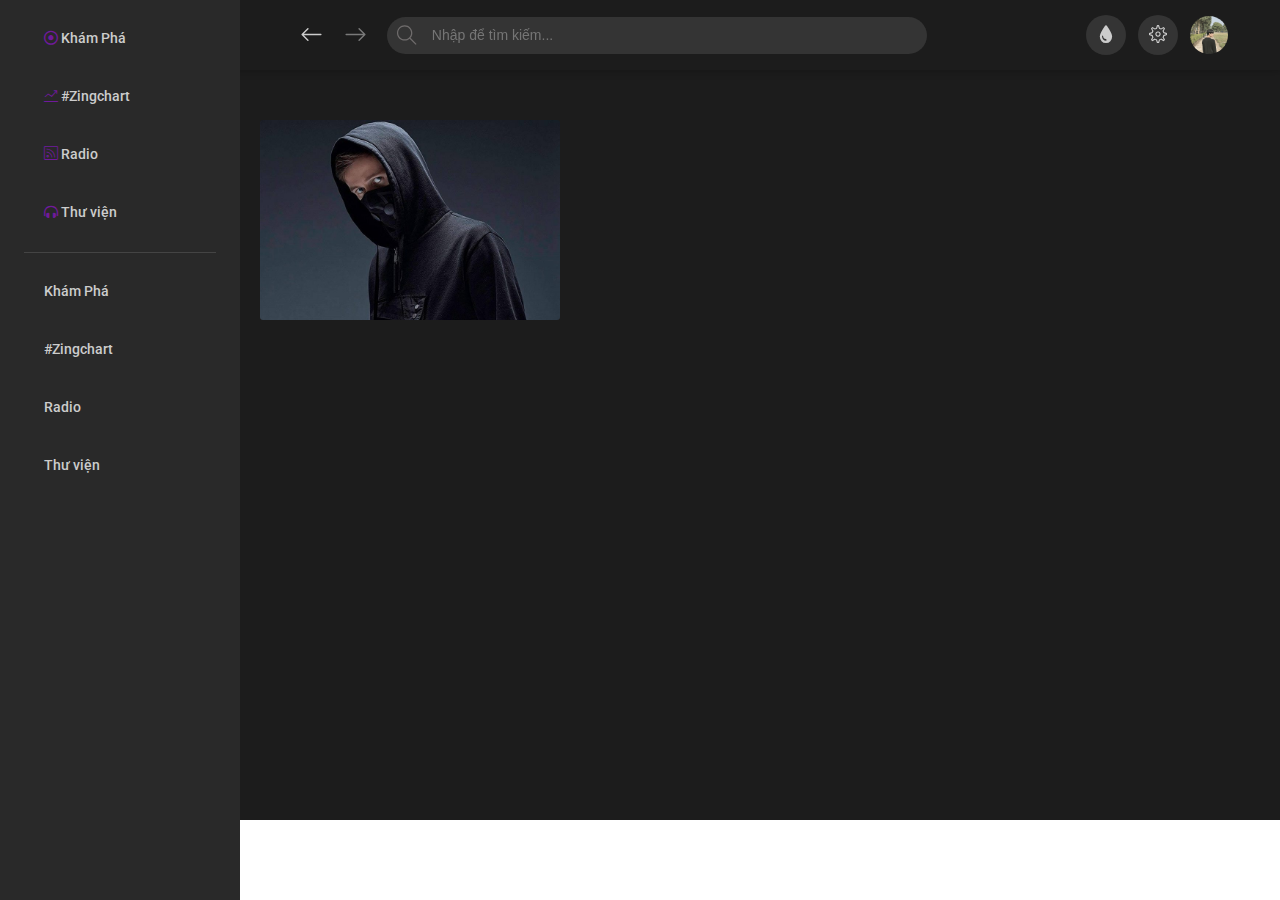
<file: index.html>
<!DOCTYPE html>
<html lang="en">
<head>
    <meta charset="UTF-8">
    <meta name="viewport" content="width=device-width, initial-scale=1.0">
    <title>Document</title>
    <link rel="stylesheet" href="./assets/css/mainHome.css">
    <link rel="stylesheet" href="./assets/css/grid.css">
    <link rel="stylesheet" href="./assets/css/main.css">
    <link rel="stylesheet" href="./assets/css/base.css">
    <link rel="stylesheet" href="./assets/fonts/fontawesome-free-6.1.1-web/css/all.min.css">
    <link rel="stylesheet" href="./assets/fonts/themify-icons/themify-icons.css">
    <link href="https://fonts.googleapis.com/css2?family=Balsamiq+Sans&family=Comforter&family=Festive&family=Great+Vibes&family=Lobster&family=Roboto:wght@300;400;500;700&family=Supermercado+One&family=Yellowtail&display=swap" rel="stylesheet">

</head>
<body>
    <div class="app">
        <div class="category">
            <div class="logo">

            </div>
            <ul class="category__list">
                
                <li class="category__item">
                    <span class="category__icon">
                        <i class="fa-regular fa-circle-dot"></i>
                    </span>
                    <a href="" class="category__item-link">
                        <span>Khám Phá</span>
                    </a>
        
                </li>
                <li class="category__item">
                    <span class="category__icon">
                        <i class="ti-stats-up"></i>
                    </span>
                    <a href="" class="category__item-link">
                        <span>#Zingchart</span>
                    </a>

                </li>
                <li class="category__item">
                    <span class="category__icon">
                        <i class="ti-rss"></i>
                    </span>
                    <a href="" class="category__item-link">
                        <span>Radio</span>
                    </a>

                </li>
                <li class="category__item">
                    <span class="category__icon">
                        <i class="fas fa-headphones-alt"></i>
                    </span>
                    <a href="" class="category__item-link">
                        <span>Thư viện</span>
                    </a>

                </li>
            </ul>
            <ul class="category__list">
                  
                <li class="category__item">
                    <span class="category__icon">

                    </span>
                    <a href="" class="category__item-link">
                        <span>Khám Phá</span>
                    </a>
        
                </li>
                <li class="category__item">
                    <span class="category__icon">

                    </span>
                    <a href="" class="category__item-link">
                        <span>#Zingchart</span>
                    </a>

                </li>
                <li class="category__item">
                    <span class="category__icon">

                    </span>
                    <a href="" class="category__item-link">
                        <span>Radio</span>
                    </a>

                </li>
                <li class="category__item">
                    <span class="category__icon">

                    </span>
                    <a href="" class="category__item-link">
                        <span>Thư viện</span>
                    </a>

                </li>

            </ul>

        </div> 
        <div class="header">
            <div class="nav">
                <div class="nav__list">
                    <div class="nav__item">
                        <div class="nav__arrow">
                            <span class="nav__arrow-icon selector">
                                <svg xmlns="http://www.w3.org/2000/svg" width="23" height="23" fill="currentColor" class="bi bi-arrow-left" viewBox="0 0 16 16">
                                    <path fill-rule="evenodd" d="M15 8a.5.5 0 0 0-.5-.5H2.707l3.147-3.146a.5.5 0 1 0-.708-.708l-4 4a.5.5 0 0 0 0 .708l4 4a.5.5 0 0 0 .708-.708L2.707 8.5H14.5A.5.5 0 0 0 15 8z"/>
                                  </svg>
                            </span>
                            <span class="nav__arrow-icon">
                                <svg xmlns="http://www.w3.org/2000/svg" width="23" height="23" fill="currentColor" class="bi bi-arrow-right" viewBox="0 0 16 16">
                                    <path fill-rule="evenodd" d="M1 8a.5.5 0 0 1 .5-.5h11.793l-3.147-3.146a.5.5 0 0 1 .708-.708l4 4a.5.5 0 0 1 0 .708l-4 4a.5.5 0 0 1-.708-.708L13.293 8.5H1.5A.5.5 0 0 1 1 8z"/>
                                  </svg>
                            </span>
                        </div>
                    </div>
                    <div class="nav__item">
                        <div class="nav__search">
                            <span class="nav__search-icon">
                                <i class="ti-search"></i>
                            </span>
                            <input placeholder="Nhập để tìm kiếm..." type="text" class="nav__search-inp">
                        </div>
                    </div>
                </div>
                <link rel="stylesheet" href="./assets/Alan_walker/music/song2/Lily.mp3">
                <div class="nav__list">
                    <div class="nav__item  nav__item-hover--theme">
                        <div class="nav__item-border">
                            <div class="nav__item-icon">
                                <i class="fa-solid fa-droplet"></i>
                            </div>
                        </div>
                        <span class="theme">Chủ đề</span>
                    </div>               
                    <div class="nav__item  nav__item-hover--setting">
                        <div class="nav__item-border">
                            <div class="nav__item-icon">
                                <i class="ti-settings"></i>
                            </div>
                        </div>
                        <span class="setting">Cài đặt</span>
                    </div>
                    <div class="nav__item">
                        <div class="nav__use">
                            <img src="./assets/img/User.jpg" alt="ảnh đại diện" class="nav__use-img">
                        </div>
                    </div>
                </div>
            </div>
        </div>
        <div class="container">
            <div class="container_author">
                <a href="./alanWalker.html" class="alanWalker-link">
                    
                </a>
            </div>
        </div>
        <div class="footer">
            
        </div>
    </div>
</body>
</html>
</file>
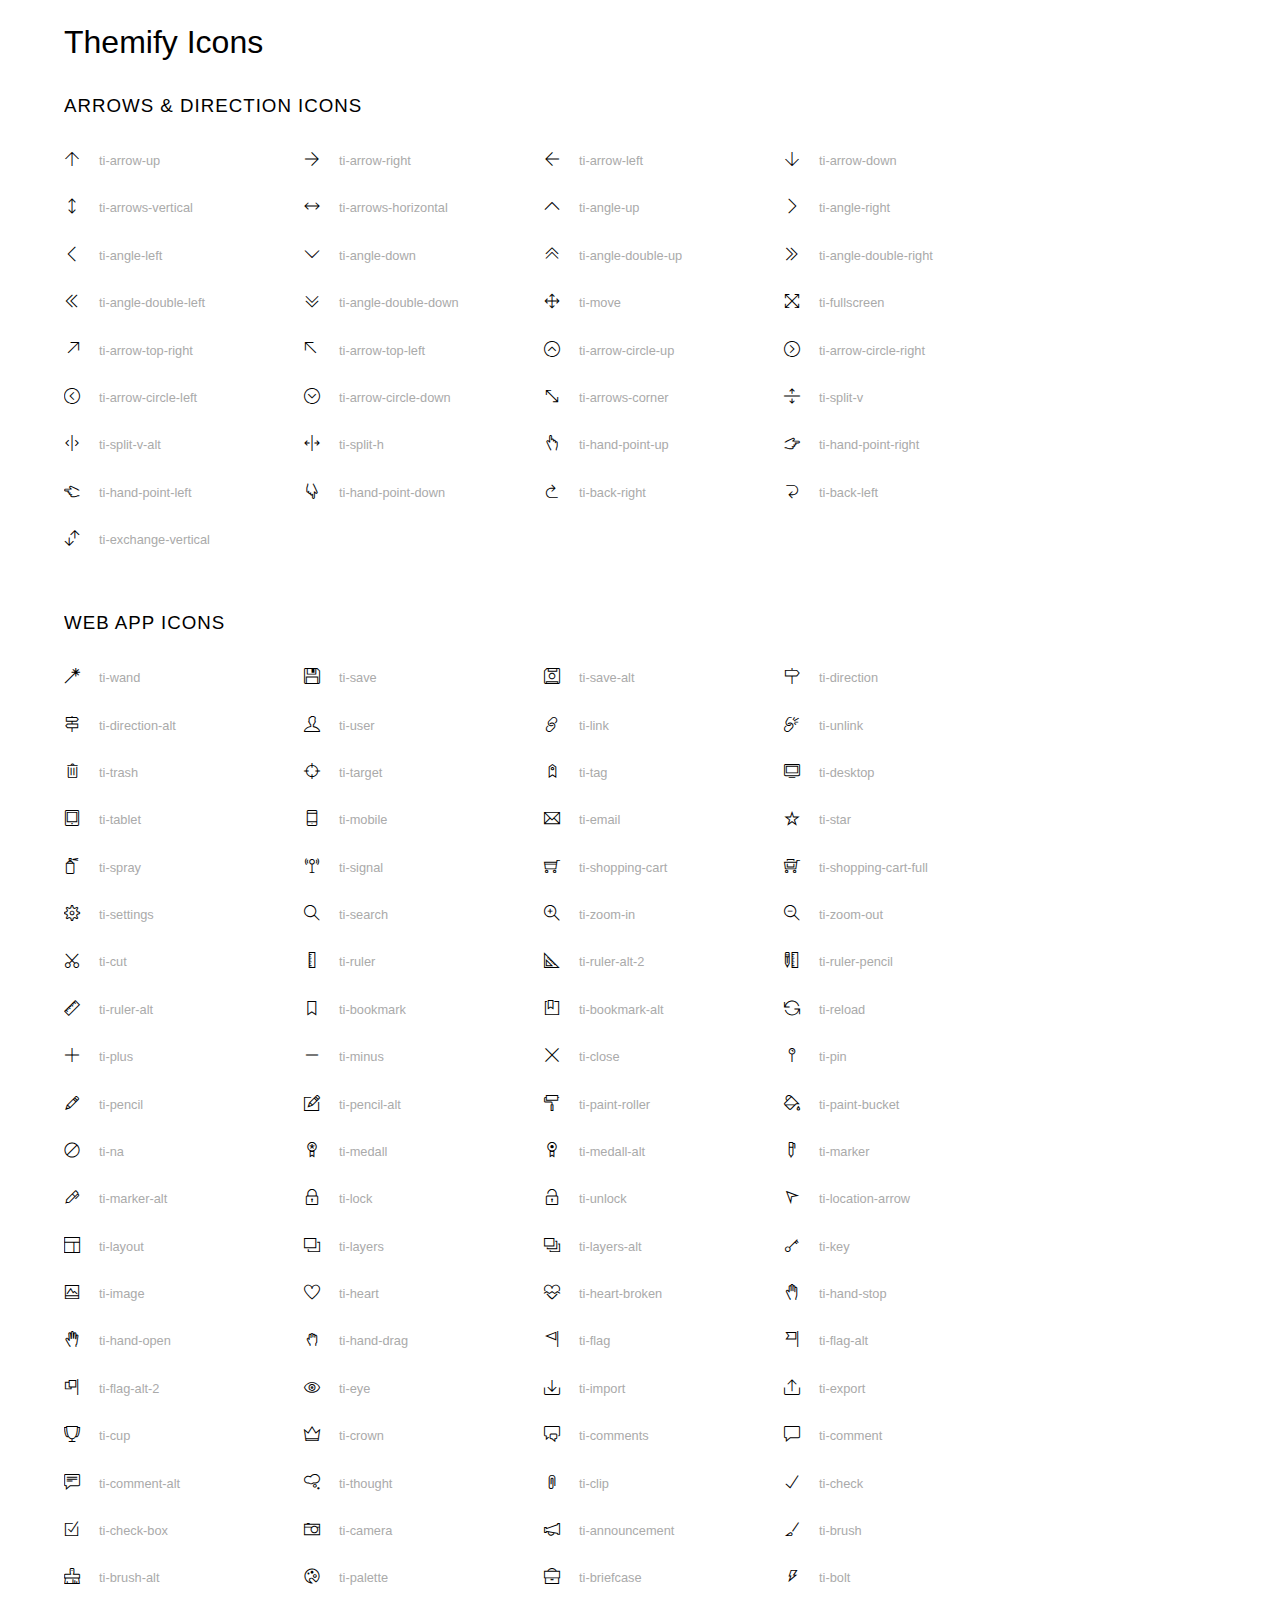
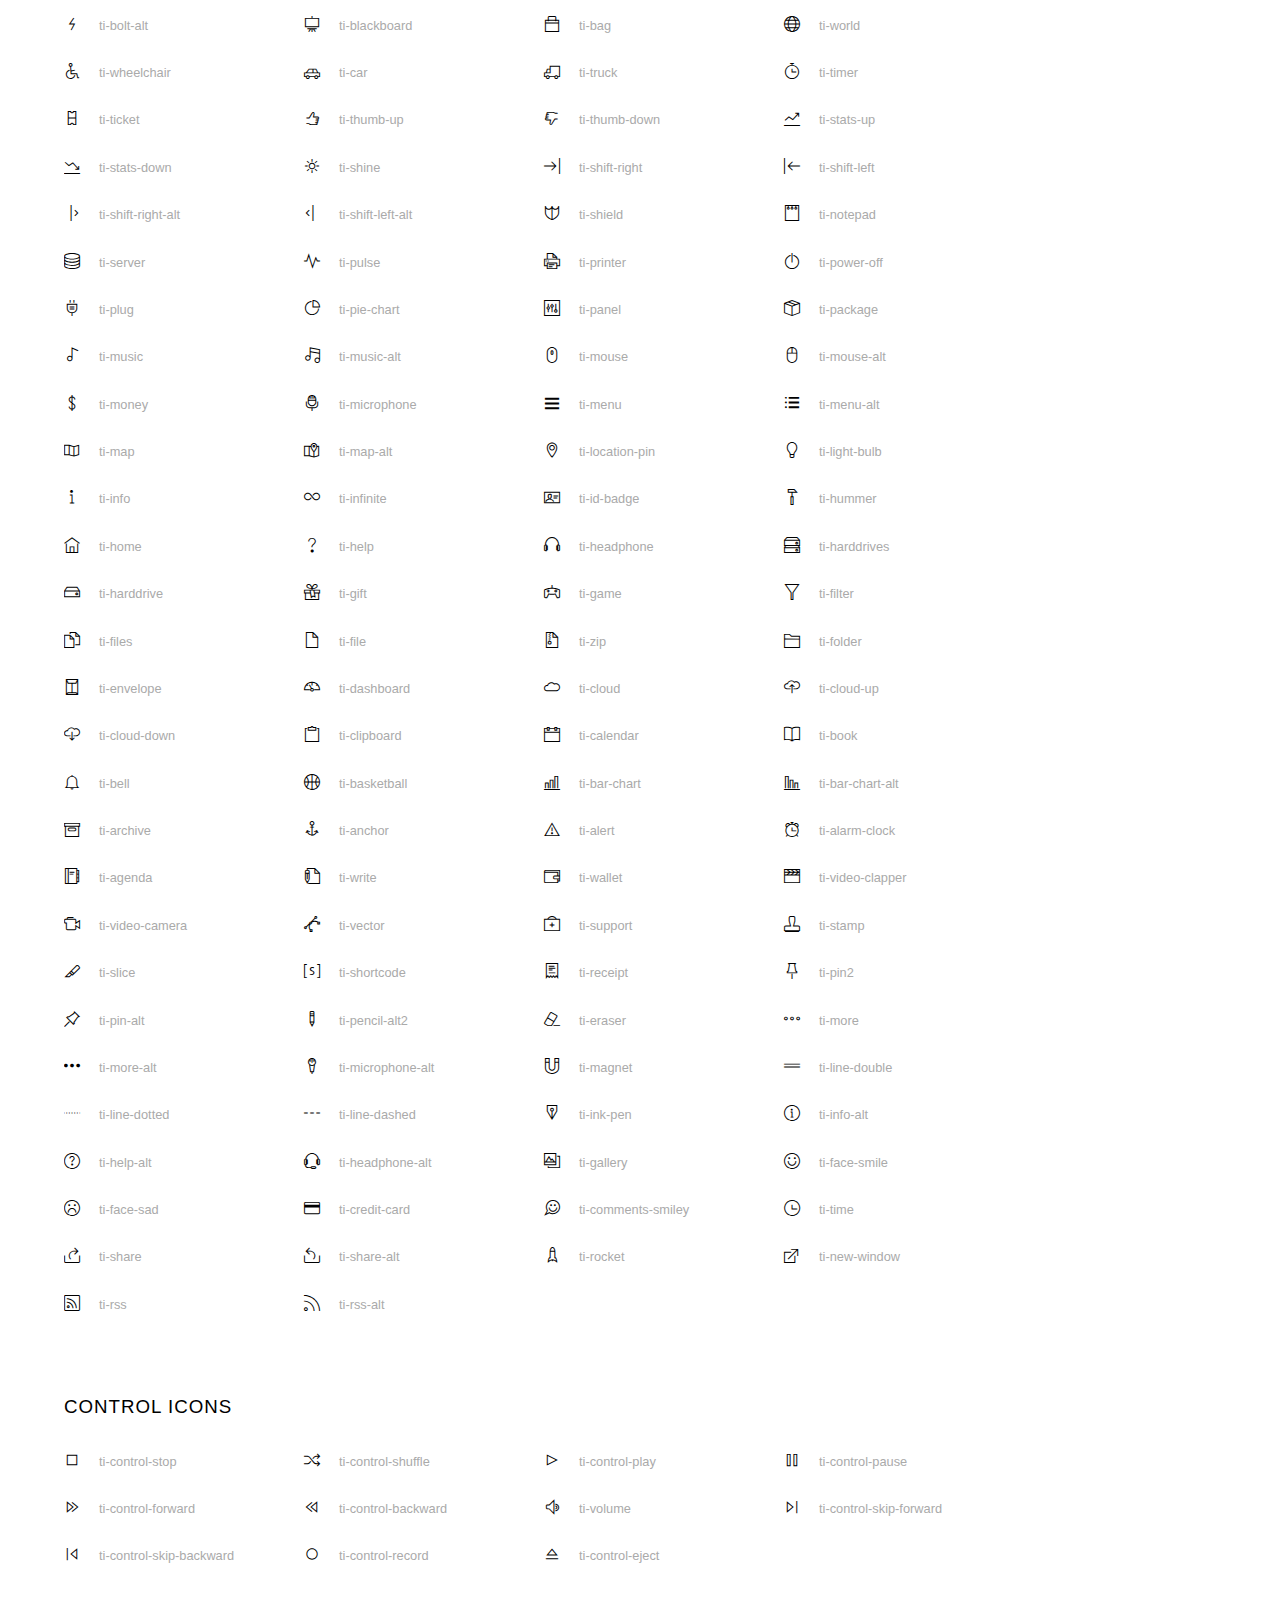
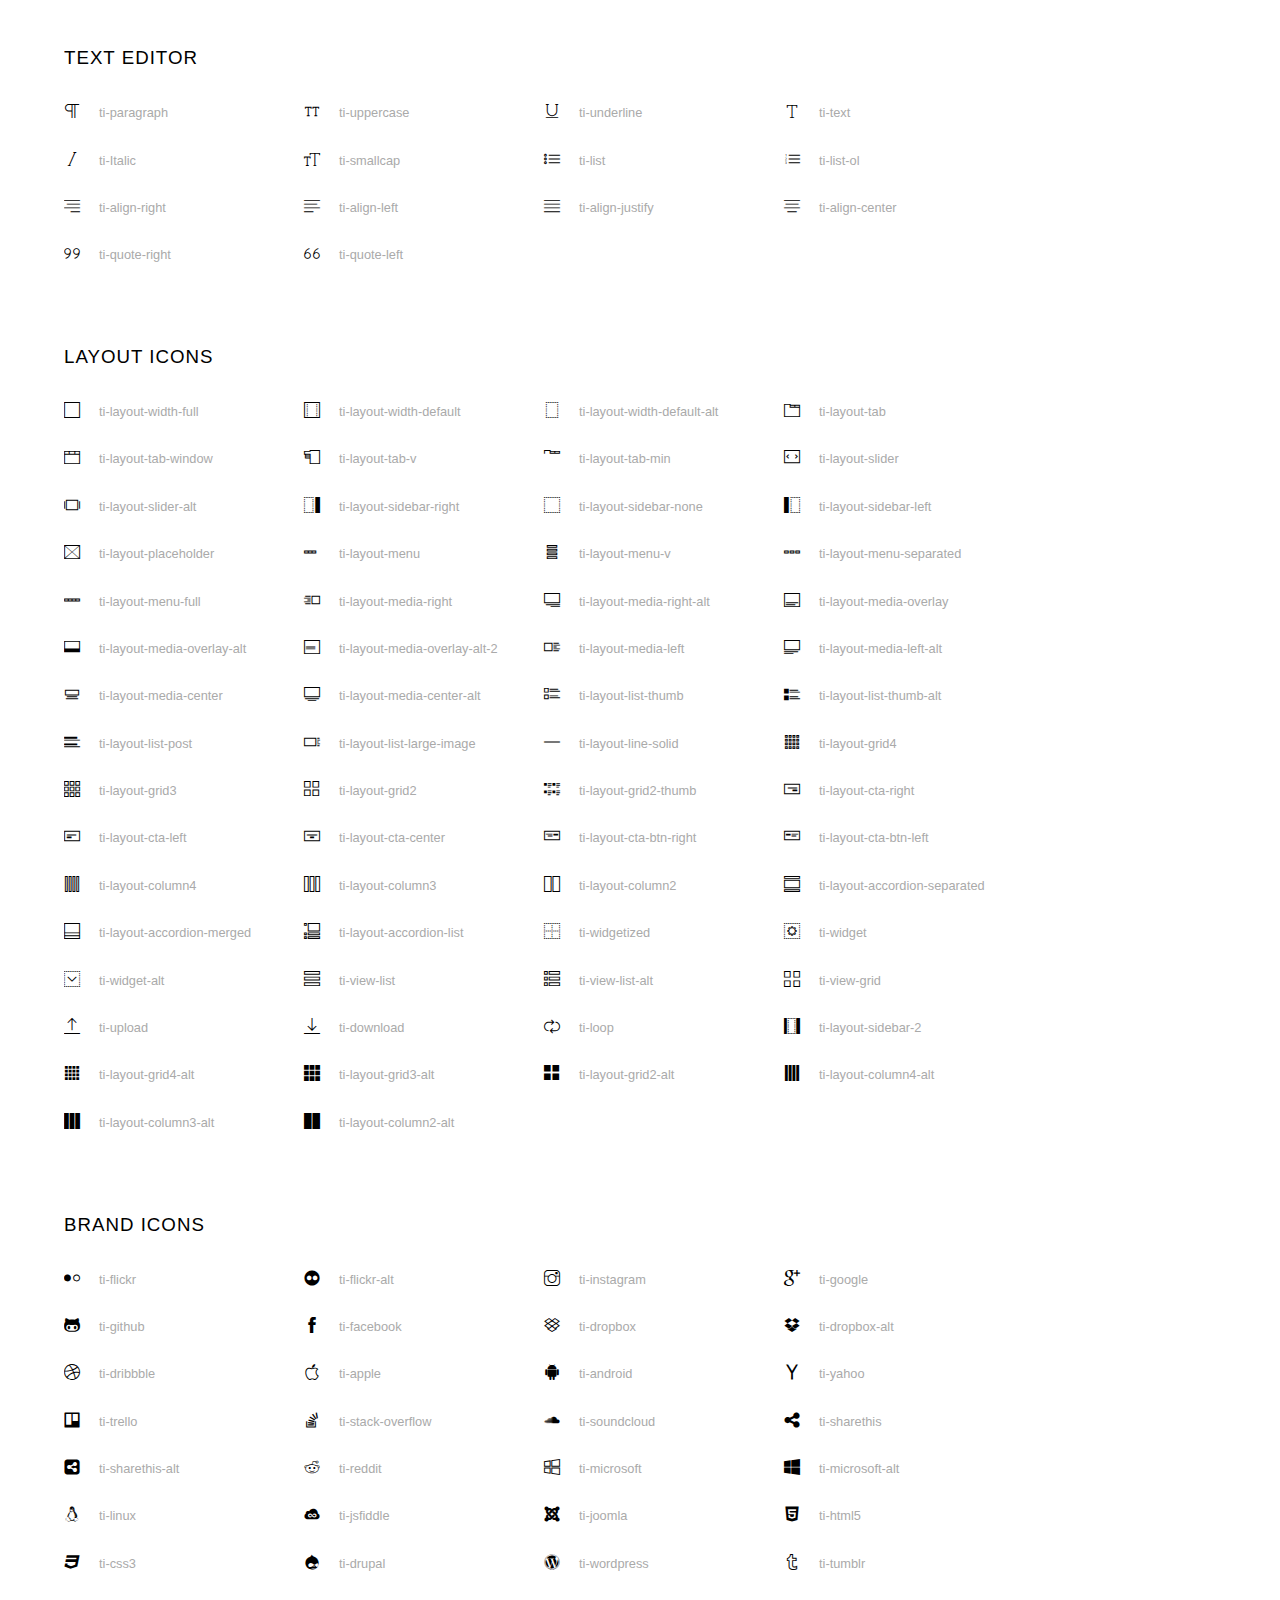
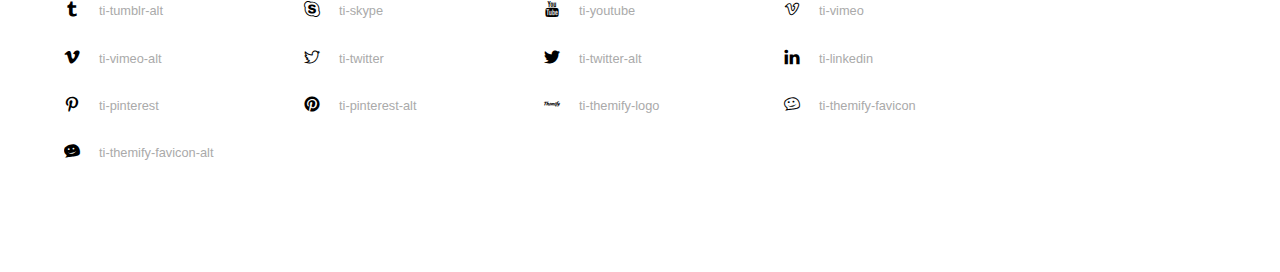
<file: assets/fonts/themify-icons/index.html>
<!doctype html>
<html>
<head>
	<meta charset="utf-8">
	<title>Themify Icon Font</title>
	<meta name="viewport" content="width=device-width">
	<link rel="stylesheet" href="demo-files/demo.css">
	<link rel="stylesheet" href="themify-icons.css">
	<!--[if lt IE 8]><!-->
	<link rel="stylesheet" href="ie7/ie7.css">
	<!--<![endif]-->
</head>
<body>
	<h1>Themify Icons</h1>

	<div class="icon-section">

		<div class="icon-section">
			<h3>Arrows &amp; Direction Icons </h3>

			<div class="icon-container">
				<span class="ti-arrow-up"></span><span class="icon-name"> ti-arrow-up</span>
			</div>
			<div class="icon-container">
				<span class="ti-arrow-right"></span><span class="icon-name"> ti-arrow-right</span>
			</div>
			<div class="icon-container">
				<span class="ti-arrow-left"></span><span class="icon-name"> ti-arrow-left</span>
			</div>
			<div class="icon-container">
				<span class="ti-arrow-down"></span><span class="icon-name"> ti-arrow-down</span>
			</div>
			<div class="icon-container">
				<span class="ti-arrows-vertical"></span><span class="icon-name"> ti-arrows-vertical</span>
			</div>
			<div class="icon-container">
				<span class="ti-arrows-horizontal"></span><span class="icon-name"> ti-arrows-horizontal</span>
			</div>
			<div class="icon-container">
				<span class="ti-angle-up"></span><span class="icon-name"> ti-angle-up</span>
			</div>
			<div class="icon-container">
				<span class="ti-angle-right"></span><span class="icon-name"> ti-angle-right</span>
			</div>
			<div class="icon-container">
				<span class="ti-angle-left"></span><span class="icon-name"> ti-angle-left</span>
			</div>
			<div class="icon-container">
				<span class="ti-angle-down"></span><span class="icon-name"> ti-angle-down</span>
			</div>	
			<div class="icon-container">
				<span class="ti-angle-double-up"></span><span class="icon-name"> ti-angle-double-up</span>
			</div>
			<div class="icon-container">
				<span class="ti-angle-double-right"></span><span class="icon-name"> ti-angle-double-right</span>
			</div>
			<div class="icon-container">
				<span class="ti-angle-double-left"></span><span class="icon-name"> ti-angle-double-left</span>
			</div>
			<div class="icon-container">
				<span class="ti-angle-double-down"></span><span class="icon-name"> ti-angle-double-down</span>
			</div>					
			<div class="icon-container">
				<span class="ti-move"></span><span class="icon-name"> ti-move</span>
			</div>
			<div class="icon-container">
				<span class="ti-fullscreen"></span><span class="icon-name"> ti-fullscreen</span>
			</div>
			<div class="icon-container">
				<span class="ti-arrow-top-right"></span><span class="icon-name"> ti-arrow-top-right</span>
			</div>
			<div class="icon-container">
				<span class="ti-arrow-top-left"></span><span class="icon-name"> ti-arrow-top-left</span>
			</div>
			<div class="icon-container">
				<span class="ti-arrow-circle-up"></span><span class="icon-name"> ti-arrow-circle-up</span>
			</div>
			<div class="icon-container">
				<span class="ti-arrow-circle-right"></span><span class="icon-name"> ti-arrow-circle-right</span>
			</div>
			<div class="icon-container">
				<span class="ti-arrow-circle-left"></span><span class="icon-name"> ti-arrow-circle-left</span>
			</div>
			<div class="icon-container">
				<span class="ti-arrow-circle-down"></span><span class="icon-name"> ti-arrow-circle-down</span>
			</div>
			<div class="icon-container">
				<span class="ti-arrows-corner"></span><span class="icon-name"> ti-arrows-corner</span>
			</div>
			<div class="icon-container">
				<span class="ti-split-v"></span><span class="icon-name"> ti-split-v</span>
			</div>

			<div class="icon-container">
				<span class="ti-split-v-alt"></span><span class="icon-name"> ti-split-v-alt</span>
			</div>
			<div class="icon-container">
				<span class="ti-split-h"></span><span class="icon-name"> ti-split-h</span>
			</div>
			<div class="icon-container">
				<span class="ti-hand-point-up"></span><span class="icon-name"> ti-hand-point-up</span>
			</div>
			<div class="icon-container">
				<span class="ti-hand-point-right"></span><span class="icon-name"> ti-hand-point-right</span>
			</div>
			<div class="icon-container">
				<span class="ti-hand-point-left"></span><span class="icon-name"> ti-hand-point-left</span>
			</div>
			<div class="icon-container">
				<span class="ti-hand-point-down"></span><span class="icon-name"> ti-hand-point-down</span>
			</div>
			<div class="icon-container">
				<span class="ti-back-right"></span><span class="icon-name"> ti-back-right</span>
			</div>
			<div class="icon-container">
				<span class="ti-back-left"></span><span class="icon-name"> ti-back-left</span>
			</div>
			<div class="icon-container">
				<span class="ti-exchange-vertical"></span><span class="icon-name"> ti-exchange-vertical</span>
			</div>

		</div> <!-- Arrows Icons -->



		<h3>Web App Icons</h3>
		
		<div class="icon-section">

			<div class="icon-container">
				<span class="ti-wand"></span><span class="icon-name"> ti-wand</span>
			</div>
			<div class="icon-container">
				<span class="ti-save"></span><span class="icon-name"> ti-save</span>
			</div>
			<div class="icon-container">
				<span class="ti-save-alt"></span><span class="icon-name"> ti-save-alt</span>
			</div>

			<div class="icon-container">
				<span class="ti-direction"></span><span class="icon-name"> ti-direction</span>
			</div>
			<div class="icon-container">
				<span class="ti-direction-alt"></span><span class="icon-name"> ti-direction-alt</span>
			</div>
			<div class="icon-container">
				<span class="ti-user"></span><span class="icon-name"> ti-user</span>
			</div>
			<div class="icon-container">
				<span class="ti-link"></span><span class="icon-name"> ti-link</span>
			</div>
			<div class="icon-container">
				<span class="ti-unlink"></span><span class="icon-name"> ti-unlink</span>
			</div>
			<div class="icon-container">
				<span class="ti-trash"></span><span class="icon-name"> ti-trash</span>
			</div>
			<div class="icon-container">
				<span class="ti-target"></span><span class="icon-name"> ti-target</span>
			</div>
			<div class="icon-container">
				<span class="ti-tag"></span><span class="icon-name"> ti-tag</span>
			</div>
			<div class="icon-container">
				<span class="ti-desktop"></span><span class="icon-name"> ti-desktop</span>
			</div>
			<div class="icon-container">
				<span class="ti-tablet"></span><span class="icon-name"> ti-tablet</span>
			</div>
			<div class="icon-container">
				<span class="ti-mobile"></span><span class="icon-name"> ti-mobile</span>
			</div>
			<div class="icon-container">
				<span class="ti-email"></span><span class="icon-name"> ti-email</span>
			</div>	
			<div class="icon-container">
				<span class="ti-star"></span><span class="icon-name"> ti-star</span>
			</div>
			<div class="icon-container">
				<span class="ti-spray"></span><span class="icon-name"> ti-spray</span>
			</div>
			<div class="icon-container">
				<span class="ti-signal"></span><span class="icon-name"> ti-signal</span>
			</div>
			<div class="icon-container">
				<span class="ti-shopping-cart"></span><span class="icon-name"> ti-shopping-cart</span>
			</div>
			<div class="icon-container">
				<span class="ti-shopping-cart-full"></span><span class="icon-name"> ti-shopping-cart-full</span>
			</div>
			<div class="icon-container">
				<span class="ti-settings"></span><span class="icon-name"> ti-settings</span>
			</div>
			<div class="icon-container">
				<span class="ti-search"></span><span class="icon-name"> ti-search</span>
			</div>
			<div class="icon-container">
				<span class="ti-zoom-in"></span><span class="icon-name"> ti-zoom-in</span>
			</div>
			<div class="icon-container">
				<span class="ti-zoom-out"></span><span class="icon-name"> ti-zoom-out</span>
			</div>
			<div class="icon-container">
				<span class="ti-cut"></span><span class="icon-name"> ti-cut</span>
			</div>
			<div class="icon-container">
				<span class="ti-ruler"></span><span class="icon-name"> ti-ruler</span>
			</div>
			<div class="icon-container">
				<span class="ti-ruler-alt-2"></span><span class="icon-name"> ti-ruler-alt-2</span>
			</div>			
			<div class="icon-container">
				<span class="ti-ruler-pencil"></span><span class="icon-name"> ti-ruler-pencil</span>
			</div>
			<div class="icon-container">
				<span class="ti-ruler-alt"></span><span class="icon-name"> ti-ruler-alt</span>
			</div>
			<div class="icon-container">
				<span class="ti-bookmark"></span><span class="icon-name"> ti-bookmark</span>
			</div>
			<div class="icon-container">
				<span class="ti-bookmark-alt"></span><span class="icon-name"> ti-bookmark-alt</span>
			</div>
			<div class="icon-container">
				<span class="ti-reload"></span><span class="icon-name"> ti-reload</span>
			</div>
			<div class="icon-container">
				<span class="ti-plus"></span><span class="icon-name"> ti-plus</span>
			</div>
			<div class="icon-container">
				<span class="ti-minus"></span><span class="icon-name"> ti-minus</span>
			</div>
			<div class="icon-container">
				<span class="ti-close"></span><span class="icon-name"> ti-close</span>
			</div>			
			<div class="icon-container">
				<span class="ti-pin"></span><span class="icon-name"> ti-pin</span>
			</div>
			<div class="icon-container">
				<span class="ti-pencil"></span><span class="icon-name"> ti-pencil</span>
			</div>
					
		  	<div class="icon-container">
				<span class="ti-pencil-alt"></span><span class="icon-name"> ti-pencil-alt</span>
			</div>
			<div class="icon-container">
				<span class="ti-paint-roller"></span><span class="icon-name"> ti-paint-roller</span>
			</div>
			<div class="icon-container">
				<span class="ti-paint-bucket"></span><span class="icon-name"> ti-paint-bucket</span>
			</div>
			<div class="icon-container">
				<span class="ti-na"></span><span class="icon-name"> ti-na</span>
			</div>
			<div class="icon-container">
				<span class="ti-medall"></span><span class="icon-name"> ti-medall</span>
			</div>
			<div class="icon-container">
				<span class="ti-medall-alt"></span><span class="icon-name"> ti-medall-alt</span>
			</div>
			<div class="icon-container">
				<span class="ti-marker"></span><span class="icon-name"> ti-marker</span>
			</div>
			<div class="icon-container">
				<span class="ti-marker-alt"></span><span class="icon-name"> ti-marker-alt</span>
			</div>

			<div class="icon-container">
				<span class="ti-lock"></span><span class="icon-name"> ti-lock</span>
			</div>
			<div class="icon-container">
				<span class="ti-unlock"></span><span class="icon-name"> ti-unlock</span>
			</div>
			<div class="icon-container">
				<span class="ti-location-arrow"></span><span class="icon-name"> ti-location-arrow</span>
			</div>
			<div class="icon-container">
				<span class="ti-layout"></span><span class="icon-name"> ti-layout</span>
			</div>
			<div class="icon-container">
				<span class="ti-layers"></span><span class="icon-name"> ti-layers</span>
			</div>
			<div class="icon-container">
				<span class="ti-layers-alt"></span><span class="icon-name"> ti-layers-alt</span>
			</div>
			<div class="icon-container">
				<span class="ti-key"></span><span class="icon-name"> ti-key</span>
			</div>
			<div class="icon-container">
				<span class="ti-image"></span><span class="icon-name"> ti-image</span>
			</div>
			<div class="icon-container">
				<span class="ti-heart"></span><span class="icon-name"> ti-heart</span>
			</div>
			<div class="icon-container">
				<span class="ti-heart-broken"></span><span class="icon-name"> ti-heart-broken</span>
			</div>
			<div class="icon-container">
				<span class="ti-hand-stop"></span><span class="icon-name"> ti-hand-stop</span>
			</div>
			<div class="icon-container">
				<span class="ti-hand-open"></span><span class="icon-name"> ti-hand-open</span>
			</div>
			<div class="icon-container">
				<span class="ti-hand-drag"></span><span class="icon-name"> ti-hand-drag</span>
			</div>
			<div class="icon-container">
				<span class="ti-flag"></span><span class="icon-name"> ti-flag</span>
			</div>
			<div class="icon-container">
				<span class="ti-flag-alt"></span><span class="icon-name"> ti-flag-alt</span>
			</div>
			<div class="icon-container">
				<span class="ti-flag-alt-2"></span><span class="icon-name"> ti-flag-alt-2</span>
			</div>
			<div class="icon-container">
				<span class="ti-eye"></span><span class="icon-name"> ti-eye</span>
			</div>
			<div class="icon-container">
				<span class="ti-import"></span><span class="icon-name"> ti-import</span>
			</div>			
			<div class="icon-container">
				<span class="ti-export"></span><span class="icon-name"> ti-export</span>
			</div>
			<div class="icon-container">
				<span class="ti-cup"></span><span class="icon-name"> ti-cup</span>
			</div>
			<div class="icon-container">
				<span class="ti-crown"></span><span class="icon-name"> ti-crown</span>
			</div>
			<div class="icon-container">
				<span class="ti-comments"></span><span class="icon-name"> ti-comments</span>
			</div>
			<div class="icon-container">
				<span class="ti-comment"></span><span class="icon-name"> ti-comment</span>
			</div>
			<div class="icon-container">
				<span class="ti-comment-alt"></span><span class="icon-name"> ti-comment-alt</span>
			</div>
			<div class="icon-container">
				<span class="ti-thought"></span><span class="icon-name"> ti-thought</span>
			</div>			
			<div class="icon-container">
				<span class="ti-clip"></span><span class="icon-name"> ti-clip</span>
			</div>

			<div class="icon-container">
				<span class="ti-check"></span><span class="icon-name"> ti-check</span>
			</div>
			<div class="icon-container">
				<span class="ti-check-box"></span><span class="icon-name"> ti-check-box</span>
			</div>
			<div class="icon-container">
				<span class="ti-camera"></span><span class="icon-name"> ti-camera</span>
			</div>
			<div class="icon-container">
				<span class="ti-announcement"></span><span class="icon-name"> ti-announcement</span>
			</div>
			<div class="icon-container">
				<span class="ti-brush"></span><span class="icon-name"> ti-brush</span>
			</div>
			<div class="icon-container">
				<span class="ti-brush-alt"></span><span class="icon-name"> ti-brush-alt</span>
			</div>
			<div class="icon-container">
				<span class="ti-palette"></span><span class="icon-name"> ti-palette</span>
			</div>			
			<div class="icon-container">
				<span class="ti-briefcase"></span><span class="icon-name"> ti-briefcase</span>
			</div>
			<div class="icon-container">
				<span class="ti-bolt"></span><span class="icon-name"> ti-bolt</span>
			</div>
			<div class="icon-container">
				<span class="ti-bolt-alt"></span><span class="icon-name"> ti-bolt-alt</span>
			</div>
			<div class="icon-container">
				<span class="ti-blackboard"></span><span class="icon-name"> ti-blackboard</span>
			</div>
			<div class="icon-container">
				<span class="ti-bag"></span><span class="icon-name"> ti-bag</span>
			</div>
			<div class="icon-container">
				<span class="ti-world"></span><span class="icon-name"> ti-world</span>
			</div>
			<div class="icon-container">
				<span class="ti-wheelchair"></span><span class="icon-name"> ti-wheelchair</span>
			</div>
			<div class="icon-container">
				<span class="ti-car"></span><span class="icon-name"> ti-car</span>
			</div>
			<div class="icon-container">
				<span class="ti-truck"></span><span class="icon-name"> ti-truck</span>
			</div>
			<div class="icon-container">
				<span class="ti-timer"></span><span class="icon-name"> ti-timer</span>
			</div>
			<div class="icon-container">
				<span class="ti-ticket"></span><span class="icon-name"> ti-ticket</span>
			</div>
			<div class="icon-container">
				<span class="ti-thumb-up"></span><span class="icon-name"> ti-thumb-up</span>
			</div>
			<div class="icon-container">
				<span class="ti-thumb-down"></span><span class="icon-name"> ti-thumb-down</span>
			</div>

			<div class="icon-container">
				<span class="ti-stats-up"></span><span class="icon-name"> ti-stats-up</span>
			</div>
			<div class="icon-container">
				<span class="ti-stats-down"></span><span class="icon-name"> ti-stats-down</span>
			</div>
			<div class="icon-container">
				<span class="ti-shine"></span><span class="icon-name"> ti-shine</span>
			</div>
			<div class="icon-container">
				<span class="ti-shift-right"></span><span class="icon-name"> ti-shift-right</span>
			</div>
			<div class="icon-container">
				<span class="ti-shift-left"></span><span class="icon-name"> ti-shift-left</span>
			</div>

			<div class="icon-container">
				<span class="ti-shift-right-alt"></span><span class="icon-name"> ti-shift-right-alt</span>
			</div>
			<div class="icon-container">
				<span class="ti-shift-left-alt"></span><span class="icon-name"> ti-shift-left-alt</span>
			</div>
			<div class="icon-container">
				<span class="ti-shield"></span><span class="icon-name"> ti-shield</span>
			</div>
			<div class="icon-container">
				<span class="ti-notepad"></span><span class="icon-name"> ti-notepad</span>
			</div>
			<div class="icon-container">
				<span class="ti-server"></span><span class="icon-name"> ti-server</span>
			</div>

			<div class="icon-container">
				<span class="ti-pulse"></span><span class="icon-name"> ti-pulse</span>
			</div>
			<div class="icon-container">
				<span class="ti-printer"></span><span class="icon-name"> ti-printer</span>
			</div>
			<div class="icon-container">
				<span class="ti-power-off"></span><span class="icon-name"> ti-power-off</span>
			</div>
			<div class="icon-container">
				<span class="ti-plug"></span><span class="icon-name"> ti-plug</span>
			</div>
			<div class="icon-container">
				<span class="ti-pie-chart"></span><span class="icon-name"> ti-pie-chart</span>
			</div>

			<div class="icon-container">
				<span class="ti-panel"></span><span class="icon-name"> ti-panel</span>
			</div>
			<div class="icon-container">
				<span class="ti-package"></span><span class="icon-name"> ti-package</span>
			</div>
			<div class="icon-container">
				<span class="ti-music"></span><span class="icon-name"> ti-music</span>
			</div>
			<div class="icon-container">
				<span class="ti-music-alt"></span><span class="icon-name"> ti-music-alt</span>
			</div>
			<div class="icon-container">
				<span class="ti-mouse"></span><span class="icon-name"> ti-mouse</span>
			</div>
			<div class="icon-container">
				<span class="ti-mouse-alt"></span><span class="icon-name"> ti-mouse-alt</span>
			</div>
			<div class="icon-container">
				<span class="ti-money"></span><span class="icon-name"> ti-money</span>
			</div>
			<div class="icon-container">
				<span class="ti-microphone"></span><span class="icon-name"> ti-microphone</span>
			</div>
			<div class="icon-container">
				<span class="ti-menu"></span><span class="icon-name"> ti-menu</span>
			</div>
			<div class="icon-container">
				<span class="ti-menu-alt"></span><span class="icon-name"> ti-menu-alt</span>
			</div>
			<div class="icon-container">
				<span class="ti-map"></span><span class="icon-name"> ti-map</span>
			</div>
			<div class="icon-container">
				<span class="ti-map-alt"></span><span class="icon-name"> ti-map-alt</span>
			</div>

			<div class="icon-container">
				<span class="ti-location-pin"></span><span class="icon-name"> ti-location-pin</span>
			</div>

			<div class="icon-container">
				<span class="ti-light-bulb"></span><span class="icon-name"> ti-light-bulb</span>
			</div>
			<div class="icon-container">
				<span class="ti-info"></span><span class="icon-name"> ti-info</span>
			</div>
			<div class="icon-container">
				<span class="ti-infinite"></span><span class="icon-name"> ti-infinite</span>
			</div>
			<div class="icon-container">
				<span class="ti-id-badge"></span><span class="icon-name"> ti-id-badge</span>
			</div>
			<div class="icon-container">
				<span class="ti-hummer"></span><span class="icon-name"> ti-hummer</span>
			</div>
			<div class="icon-container">
				<span class="ti-home"></span><span class="icon-name"> ti-home</span>
			</div>
			<div class="icon-container">
				<span class="ti-help"></span><span class="icon-name"> ti-help</span>
			</div>
			<div class="icon-container">
				<span class="ti-headphone"></span><span class="icon-name"> ti-headphone</span>
			</div>
			<div class="icon-container">
				<span class="ti-harddrives"></span><span class="icon-name"> ti-harddrives</span>
			</div>
			<div class="icon-container">
				<span class="ti-harddrive"></span><span class="icon-name"> ti-harddrive</span>
			</div>
			<div class="icon-container">
				<span class="ti-gift"></span><span class="icon-name"> ti-gift</span>
			</div>
			<div class="icon-container">
				<span class="ti-game"></span><span class="icon-name"> ti-game</span>
			</div>
			<div class="icon-container">
				<span class="ti-filter"></span><span class="icon-name"> ti-filter</span>
			</div>
			<div class="icon-container">
				<span class="ti-files"></span><span class="icon-name"> ti-files</span>
			</div>
			<div class="icon-container">
				<span class="ti-file"></span><span class="icon-name"> ti-file</span>
			</div>
			<div class="icon-container">
				<span class="ti-zip"></span><span class="icon-name"> ti-zip</span>
			</div>
			<div class="icon-container">
				<span class="ti-folder"></span><span class="icon-name"> ti-folder</span>
			</div>			
			<div class="icon-container">
				<span class="ti-envelope"></span><span class="icon-name"> ti-envelope</span>
			</div>


			<div class="icon-container">
				<span class="ti-dashboard"></span><span class="icon-name"> ti-dashboard</span>
			</div>
			<div class="icon-container">
				<span class="ti-cloud"></span><span class="icon-name"> ti-cloud</span>
			</div>
			<div class="icon-container">
				<span class="ti-cloud-up"></span><span class="icon-name"> ti-cloud-up</span>
			</div>
			<div class="icon-container">
				<span class="ti-cloud-down"></span><span class="icon-name"> ti-cloud-down</span>
			</div>
			<div class="icon-container">
				<span class="ti-clipboard"></span><span class="icon-name"> ti-clipboard</span>
			</div>
			<div class="icon-container">
				<span class="ti-calendar"></span><span class="icon-name"> ti-calendar</span>
			</div>
			<div class="icon-container">
				<span class="ti-book"></span><span class="icon-name"> ti-book</span>
			</div>
			<div class="icon-container">
				<span class="ti-bell"></span><span class="icon-name"> ti-bell</span>
			</div>
			<div class="icon-container">
				<span class="ti-basketball"></span><span class="icon-name"> ti-basketball</span>
			</div>
			<div class="icon-container">
				<span class="ti-bar-chart"></span><span class="icon-name"> ti-bar-chart</span>
			</div>
			<div class="icon-container">
				<span class="ti-bar-chart-alt"></span><span class="icon-name"> ti-bar-chart-alt</span>
			</div>


			<div class="icon-container">
				<span class="ti-archive"></span><span class="icon-name"> ti-archive</span>
			</div>
			<div class="icon-container">
				<span class="ti-anchor"></span><span class="icon-name"> ti-anchor</span>
			</div>

			<div class="icon-container">
				<span class="ti-alert"></span><span class="icon-name"> ti-alert</span>
			</div>
			<div class="icon-container">
				<span class="ti-alarm-clock"></span><span class="icon-name"> ti-alarm-clock</span>
			</div>
			<div class="icon-container">
				<span class="ti-agenda"></span><span class="icon-name"> ti-agenda</span>
			</div>
			<div class="icon-container">
				<span class="ti-write"></span><span class="icon-name"> ti-write</span>
			</div>

			<div class="icon-container">
				<span class="ti-wallet"></span><span class="icon-name"> ti-wallet</span>
			</div>
			<div class="icon-container">
				<span class="ti-video-clapper"></span><span class="icon-name"> ti-video-clapper</span>
			</div>
			<div class="icon-container">
				<span class="ti-video-camera"></span><span class="icon-name"> ti-video-camera</span>
			</div>
			<div class="icon-container">
				<span class="ti-vector"></span><span class="icon-name"> ti-vector</span>
			</div>

			<div class="icon-container">
				<span class="ti-support"></span><span class="icon-name"> ti-support</span>
			</div>
			<div class="icon-container">
				<span class="ti-stamp"></span><span class="icon-name"> ti-stamp</span>
			</div>
			<div class="icon-container">
				<span class="ti-slice"></span><span class="icon-name"> ti-slice</span>
			</div>
			<div class="icon-container">
				<span class="ti-shortcode"></span><span class="icon-name"> ti-shortcode</span>
			</div>
			<div class="icon-container">
				<span class="ti-receipt"></span><span class="icon-name"> ti-receipt</span>
			</div>
			<div class="icon-container">
				<span class="ti-pin2"></span><span class="icon-name"> ti-pin2</span>
			</div>
			<div class="icon-container">
				<span class="ti-pin-alt"></span><span class="icon-name"> ti-pin-alt</span>
			</div>
			<div class="icon-container">
				<span class="ti-pencil-alt2"></span><span class="icon-name"> ti-pencil-alt2</span>
			</div>
			<div class="icon-container">
				<span class="ti-eraser"></span><span class="icon-name"> ti-eraser</span>
			</div>			
			<div class="icon-container">
				<span class="ti-more"></span><span class="icon-name"> ti-more</span>
			</div>
			<div class="icon-container">
				<span class="ti-more-alt"></span><span class="icon-name"> ti-more-alt</span>
			</div>
			<div class="icon-container">
				<span class="ti-microphone-alt"></span><span class="icon-name"> ti-microphone-alt</span>
			</div>
			<div class="icon-container">
				<span class="ti-magnet"></span><span class="icon-name"> ti-magnet</span>
			</div>
			<div class="icon-container">
				<span class="ti-line-double"></span><span class="icon-name"> ti-line-double</span>
			</div>
			<div class="icon-container">
				<span class="ti-line-dotted"></span><span class="icon-name"> ti-line-dotted</span>
			</div>
			<div class="icon-container">
				<span class="ti-line-dashed"></span><span class="icon-name"> ti-line-dashed</span>
			</div>

			<div class="icon-container">
				<span class="ti-ink-pen"></span><span class="icon-name"> ti-ink-pen</span>
			</div>
			<div class="icon-container">
				<span class="ti-info-alt"></span><span class="icon-name"> ti-info-alt</span>
			</div>
			<div class="icon-container">
				<span class="ti-help-alt"></span><span class="icon-name"> ti-help-alt</span>
			</div>
			<div class="icon-container">
				<span class="ti-headphone-alt"></span><span class="icon-name"> ti-headphone-alt</span>
			</div>

			<div class="icon-container">
				<span class="ti-gallery"></span><span class="icon-name"> ti-gallery</span>
			</div>
			<div class="icon-container">
				<span class="ti-face-smile"></span><span class="icon-name"> ti-face-smile</span>
			</div>
			<div class="icon-container">
				<span class="ti-face-sad"></span><span class="icon-name"> ti-face-sad</span>
			</div>
			<div class="icon-container">
				<span class="ti-credit-card"></span><span class="icon-name"> ti-credit-card</span>
			</div>
			<div class="icon-container">
				<span class="ti-comments-smiley"></span><span class="icon-name"> ti-comments-smiley</span>
			</div>
			<div class="icon-container">
				<span class="ti-time"></span><span class="icon-name"> ti-time</span>
			</div>
			<div class="icon-container">
				<span class="ti-share"></span><span class="icon-name"> ti-share</span>
			</div>
			<div class="icon-container">
				<span class="ti-share-alt"></span><span class="icon-name"> ti-share-alt</span>
			</div>
			<div class="icon-container">
				<span class="ti-rocket"></span><span class="icon-name"> ti-rocket</span>
			</div>

			<div class="icon-container">
				<span class="ti-new-window"></span><span class="icon-name"> ti-new-window</span>
			</div>

			<div class="icon-container">
				<span class="ti-rss"></span><span class="icon-name"> ti-rss</span>
			</div>

			<div class="icon-container">
				<span class="ti-rss-alt"></span><span class="icon-name"> ti-rss-alt</span>
			</div>
			
		</div><!-- Web App Icons -->


		<div class="icon-section">
			<h3>Control Icons</h3>
			<div class="icon-container">
				<span class="ti-control-stop"></span><span class="icon-name"> ti-control-stop</span>
			</div>
			<div class="icon-container">
				<span class="ti-control-shuffle"></span><span class="icon-name"> ti-control-shuffle</span>
			</div>
			<div class="icon-container">
				<span class="ti-control-play"></span><span class="icon-name"> ti-control-play</span>
			</div>
			<div class="icon-container">
				<span class="ti-control-pause"></span><span class="icon-name"> ti-control-pause</span>
			</div>
			<div class="icon-container">
				<span class="ti-control-forward"></span><span class="icon-name"> ti-control-forward</span>
			</div>
			<div class="icon-container">
				<span class="ti-control-backward"></span><span class="icon-name"> ti-control-backward</span>
			</div>	
			<div class="icon-container">
				<span class="ti-volume"></span><span class="icon-name"> ti-volume</span>
			</div>
			<div class="icon-container">
				<span class="ti-control-skip-forward"></span><span class="icon-name"> ti-control-skip-forward</span>
			</div>
			<div class="icon-container">
				<span class="ti-control-skip-backward"></span><span class="icon-name"> ti-control-skip-backward</span>
			</div>
			<div class="icon-container">
				<span class="ti-control-record"></span><span class="icon-name"> ti-control-record</span>
			</div>
			<div class="icon-container">
				<span class="ti-control-eject"></span><span class="icon-name"> ti-control-eject</span>
			</div>			
		</div> <!-- Control Icons -->


		<div class="icon-section">
			<h3>Text Editor</h3>

			<div class="icon-container">
				<span class="ti-paragraph"></span><span class="icon-name"> ti-paragraph</span>
			</div>
			<div class="icon-container">
				<span class="ti-uppercase"></span><span class="icon-name"> ti-uppercase</span>
			</div>

			<div class="icon-container">
				<span class="ti-underline"></span><span class="icon-name"> ti-underline</span>
			</div>
			<div class="icon-container">
				<span class="ti-text"></span><span class="icon-name"> ti-text</span>
			</div>
			<div class="icon-container">
				<span class="ti-Italic"></span><span class="icon-name"> ti-Italic</span>
			</div>
			<div class="icon-container">
				<span class="ti-smallcap"></span><span class="icon-name"> ti-smallcap</span>
			</div>
			<div class="icon-container">
				<span class="ti-list"></span><span class="icon-name"> ti-list</span>
			</div>
			<div class="icon-container">
				<span class="ti-list-ol"></span><span class="icon-name"> ti-list-ol</span>
			</div>
			<div class="icon-container">
				<span class="ti-align-right"></span><span class="icon-name"> ti-align-right</span>
			</div>
			<div class="icon-container">
				<span class="ti-align-left"></span><span class="icon-name"> ti-align-left</span>
			</div>
			<div class="icon-container">
				<span class="ti-align-justify"></span><span class="icon-name"> ti-align-justify</span>
			</div>
			<div class="icon-container">
				<span class="ti-align-center"></span><span class="icon-name"> ti-align-center</span>
			</div>
			<div class="icon-container">
				<span class="ti-quote-right"></span><span class="icon-name"> ti-quote-right</span>
			</div>
			<div class="icon-container">
				<span class="ti-quote-left"></span><span class="icon-name"> ti-quote-left</span>
			</div>

		</div> <!-- Text Editor -->



		<div class="icon-section">
			<h3>Layout Icons</h3>
			<div class="icon-container">
				<span class="ti-layout-width-full"></span><span class="icon-name"> ti-layout-width-full</span>
			</div>
			<div class="icon-container">
				<span class="ti-layout-width-default"></span><span class="icon-name"> ti-layout-width-default</span>
			</div>
			<div class="icon-container">
				<span class="ti-layout-width-default-alt"></span><span class="icon-name"> ti-layout-width-default-alt</span>
			</div>
			<div class="icon-container">
				<span class="ti-layout-tab"></span><span class="icon-name"> ti-layout-tab</span>
			</div>
			<div class="icon-container">
				<span class="ti-layout-tab-window"></span><span class="icon-name"> ti-layout-tab-window</span>
			</div>
			<div class="icon-container">
				<span class="ti-layout-tab-v"></span><span class="icon-name"> ti-layout-tab-v</span>
			</div>
			<div class="icon-container">
				<span class="ti-layout-tab-min"></span><span class="icon-name"> ti-layout-tab-min</span>
			</div>
			<div class="icon-container">
				<span class="ti-layout-slider"></span><span class="icon-name"> ti-layout-slider</span>
			</div>
			<div class="icon-container">
				<span class="ti-layout-slider-alt"></span><span class="icon-name"> ti-layout-slider-alt</span>
			</div>
			<div class="icon-container">
				<span class="ti-layout-sidebar-right"></span><span class="icon-name"> ti-layout-sidebar-right</span>
			</div>
			<div class="icon-container">
				<span class="ti-layout-sidebar-none"></span><span class="icon-name"> ti-layout-sidebar-none</span>
			</div>
			<div class="icon-container">
				<span class="ti-layout-sidebar-left"></span><span class="icon-name"> ti-layout-sidebar-left</span>
			</div>
			<div class="icon-container">
				<span class="ti-layout-placeholder"></span><span class="icon-name"> ti-layout-placeholder</span>
			</div>
			<div class="icon-container">
				<span class="ti-layout-menu"></span><span class="icon-name"> ti-layout-menu</span>
			</div>
			<div class="icon-container">
				<span class="ti-layout-menu-v"></span><span class="icon-name"> ti-layout-menu-v</span>
			</div>
			<div class="icon-container">
				<span class="ti-layout-menu-separated"></span><span class="icon-name"> ti-layout-menu-separated</span>
			</div>
			<div class="icon-container">
				<span class="ti-layout-menu-full"></span><span class="icon-name"> ti-layout-menu-full</span>
			</div>
			<div class="icon-container">
				<span class="ti-layout-media-right"></span><span class="icon-name"> ti-layout-media-right</span>
			</div>
			<div class="icon-container">
				<span class="ti-layout-media-right-alt"></span><span class="icon-name"> ti-layout-media-right-alt</span>
			</div>
			<div class="icon-container">
				<span class="ti-layout-media-overlay"></span><span class="icon-name"> ti-layout-media-overlay</span>
			</div>
			<div class="icon-container">
				<span class="ti-layout-media-overlay-alt"></span><span class="icon-name"> ti-layout-media-overlay-alt</span>
			</div>
			<div class="icon-container">
				<span class="ti-layout-media-overlay-alt-2"></span><span class="icon-name"> ti-layout-media-overlay-alt-2</span>
			</div>
			<div class="icon-container">
				<span class="ti-layout-media-left"></span><span class="icon-name"> ti-layout-media-left</span>
			</div>
			<div class="icon-container">
				<span class="ti-layout-media-left-alt"></span><span class="icon-name"> ti-layout-media-left-alt</span>
			</div>
			<div class="icon-container">
				<span class="ti-layout-media-center"></span><span class="icon-name"> ti-layout-media-center</span>
			</div>
			<div class="icon-container">
				<span class="ti-layout-media-center-alt"></span><span class="icon-name"> ti-layout-media-center-alt</span>
			</div>
			<div class="icon-container">
				<span class="ti-layout-list-thumb"></span><span class="icon-name"> ti-layout-list-thumb</span>
			</div>
			<div class="icon-container">
				<span class="ti-layout-list-thumb-alt"></span><span class="icon-name"> ti-layout-list-thumb-alt</span>
			</div>
			<div class="icon-container">
				<span class="ti-layout-list-post"></span><span class="icon-name"> ti-layout-list-post</span>
			</div>
			<div class="icon-container">
				<span class="ti-layout-list-large-image"></span><span class="icon-name"> ti-layout-list-large-image</span>
			</div>
			<div class="icon-container">
				<span class="ti-layout-line-solid"></span><span class="icon-name"> ti-layout-line-solid</span>
			</div>
			<div class="icon-container">
				<span class="ti-layout-grid4"></span><span class="icon-name"> ti-layout-grid4</span>
			</div>
			<div class="icon-container">
				<span class="ti-layout-grid3"></span><span class="icon-name"> ti-layout-grid3</span>
			</div>
			<div class="icon-container">
				<span class="ti-layout-grid2"></span><span class="icon-name"> ti-layout-grid2</span>
			</div>
			<div class="icon-container">
				<span class="ti-layout-grid2-thumb"></span><span class="icon-name"> ti-layout-grid2-thumb</span>
			</div>
			<div class="icon-container">
				<span class="ti-layout-cta-right"></span><span class="icon-name"> ti-layout-cta-right</span>
			</div>
			<div class="icon-container">
				<span class="ti-layout-cta-left"></span><span class="icon-name"> ti-layout-cta-left</span>
			</div>
			<div class="icon-container">
				<span class="ti-layout-cta-center"></span><span class="icon-name"> ti-layout-cta-center</span>
			</div>
			<div class="icon-container">
				<span class="ti-layout-cta-btn-right"></span><span class="icon-name"> ti-layout-cta-btn-right</span>
			</div>
			<div class="icon-container">
				<span class="ti-layout-cta-btn-left"></span><span class="icon-name"> ti-layout-cta-btn-left</span>
			</div>
			<div class="icon-container">
				<span class="ti-layout-column4"></span><span class="icon-name"> ti-layout-column4</span>
			</div>
			<div class="icon-container">
				<span class="ti-layout-column3"></span><span class="icon-name"> ti-layout-column3</span>
			</div>
			<div class="icon-container">
				<span class="ti-layout-column2"></span><span class="icon-name"> ti-layout-column2</span>
			</div>
			<div class="icon-container">
				<span class="ti-layout-accordion-separated"></span><span class="icon-name"> ti-layout-accordion-separated</span>
			</div>
			<div class="icon-container">
				<span class="ti-layout-accordion-merged"></span><span class="icon-name"> ti-layout-accordion-merged</span>
			</div>
			<div class="icon-container">
				<span class="ti-layout-accordion-list"></span><span class="icon-name"> ti-layout-accordion-list</span>
			</div>
			<div class="icon-container">
				<span class="ti-widgetized"></span><span class="icon-name"> ti-widgetized</span>
			</div>
			<div class="icon-container">
				<span class="ti-widget"></span><span class="icon-name"> ti-widget</span>
			</div>
			<div class="icon-container">
				<span class="ti-widget-alt"></span><span class="icon-name"> ti-widget-alt</span>
			</div>
			<div class="icon-container">
				<span class="ti-view-list"></span><span class="icon-name"> ti-view-list</span>
			</div>
			<div class="icon-container">
				<span class="ti-view-list-alt"></span><span class="icon-name"> ti-view-list-alt</span>
			</div>
			<div class="icon-container">
				<span class="ti-view-grid"></span><span class="icon-name"> ti-view-grid</span>
			</div>
			<div class="icon-container">
				<span class="ti-upload"></span><span class="icon-name"> ti-upload</span>
			</div>
			<div class="icon-container">
				<span class="ti-download"></span><span class="icon-name"> ti-download</span>
			</div>	
			<div class="icon-container">
				<span class="ti-loop"></span><span class="icon-name"> ti-loop</span>
			</div>
			<div class="icon-container">
				<span class="ti-layout-sidebar-2"></span><span class="icon-name"> ti-layout-sidebar-2</span>
			</div>
			<div class="icon-container">
				<span class="ti-layout-grid4-alt"></span><span class="icon-name"> ti-layout-grid4-alt</span>
			</div>
			<div class="icon-container">
				<span class="ti-layout-grid3-alt"></span><span class="icon-name"> ti-layout-grid3-alt</span>
			</div>
			<div class="icon-container">
				<span class="ti-layout-grid2-alt"></span><span class="icon-name"> ti-layout-grid2-alt</span>
			</div>
			<div class="icon-container">
				<span class="ti-layout-column4-alt"></span><span class="icon-name"> ti-layout-column4-alt</span>
			</div>
			<div class="icon-container">
				<span class="ti-layout-column3-alt"></span><span class="icon-name"> ti-layout-column3-alt</span>
			</div>
			<div class="icon-container">
				<span class="ti-layout-column2-alt"></span><span class="icon-name"> ti-layout-column2-alt</span>
			</div>		


		</div> <!-- Layout Icons -->


		<div class="icon-section">
			<h3>Brand Icons</h3>

			<div class="icon-container">
				<span class="ti-flickr"></span><span class="icon-name"> ti-flickr</span>
			</div>
			<div class="icon-container">
				<span class="ti-flickr-alt"></span><span class="icon-name"> ti-flickr-alt</span>
			</div>			
			<div class="icon-container">
				<span class="ti-instagram"></span><span class="icon-name"> ti-instagram</span>
			</div>
			<div class="icon-container">
				<span class="ti-google"></span><span class="icon-name"> ti-google</span>
			</div>
			<div class="icon-container">
				<span class="ti-github"></span><span class="icon-name"> ti-github</span>
			</div>

			<div class="icon-container">
				<span class="ti-facebook"></span><span class="icon-name"> ti-facebook</span>
			</div>
			<div class="icon-container">
				<span class="ti-dropbox"></span><span class="icon-name"> ti-dropbox</span>
			</div>
			<div class="icon-container">
				<span class="ti-dropbox-alt"></span><span class="icon-name"> ti-dropbox-alt</span>
			</div>
			<div class="icon-container">
				<span class="ti-dribbble"></span><span class="icon-name"> ti-dribbble</span>
			</div>
			<div class="icon-container">
				<span class="ti-apple"></span><span class="icon-name"> ti-apple</span>
			</div>
			<div class="icon-container">
				<span class="ti-android"></span><span class="icon-name"> ti-android</span>
			</div>
			<div class="icon-container">
				<span class="ti-yahoo"></span><span class="icon-name"> ti-yahoo</span>
			</div>
			<div class="icon-container">
				<span class="ti-trello"></span><span class="icon-name"> ti-trello</span>
			</div>
			<div class="icon-container">
				<span class="ti-stack-overflow"></span><span class="icon-name"> ti-stack-overflow</span>
			</div>
			<div class="icon-container">
				<span class="ti-soundcloud"></span><span class="icon-name"> ti-soundcloud</span>
			</div>
			<div class="icon-container">
				<span class="ti-sharethis"></span><span class="icon-name"> ti-sharethis</span>
			</div>
			<div class="icon-container">
				<span class="ti-sharethis-alt"></span><span class="icon-name"> ti-sharethis-alt</span>
			</div>
			<div class="icon-container">
				<span class="ti-reddit"></span><span class="icon-name"> ti-reddit</span>
			</div>

			<div class="icon-container">
				<span class="ti-microsoft"></span><span class="icon-name"> ti-microsoft</span>
			</div>
			<div class="icon-container">
				<span class="ti-microsoft-alt"></span><span class="icon-name"> ti-microsoft-alt</span>
			</div>
			<div class="icon-container">
				<span class="ti-linux"></span><span class="icon-name"> ti-linux</span>
			</div>
			<div class="icon-container">
				<span class="ti-jsfiddle"></span><span class="icon-name"> ti-jsfiddle</span>
			</div>
			<div class="icon-container">
				<span class="ti-joomla"></span><span class="icon-name"> ti-joomla</span>
			</div>
			<div class="icon-container">
				<span class="ti-html5"></span><span class="icon-name"> ti-html5</span>
			</div>
			<div class="icon-container">
				<span class="ti-css3"></span><span class="icon-name"> ti-css3</span>
			</div>	
			<div class="icon-container">
				<span class="ti-drupal"></span><span class="icon-name"> ti-drupal</span>
			</div>
			<div class="icon-container">
				<span class="ti-wordpress"></span><span class="icon-name"> ti-wordpress</span>
			</div>		
			<div class="icon-container">
				<span class="ti-tumblr"></span><span class="icon-name"> ti-tumblr</span>
			</div>
			<div class="icon-container">
				<span class="ti-tumblr-alt"></span><span class="icon-name"> ti-tumblr-alt</span>
			</div>
			<div class="icon-container">
				<span class="ti-skype"></span><span class="icon-name"> ti-skype</span>
			</div>
			<div class="icon-container">
				<span class="ti-youtube"></span><span class="icon-name"> ti-youtube</span>
			</div>
			<div class="icon-container">
				<span class="ti-vimeo"></span><span class="icon-name"> ti-vimeo</span>
			</div>
			<div class="icon-container">
				<span class="ti-vimeo-alt"></span><span class="icon-name"> ti-vimeo-alt</span>
			</div>			
			<div class="icon-container">
				<span class="ti-twitter"></span><span class="icon-name"> ti-twitter</span>
			</div>
			<div class="icon-container">
				<span class="ti-twitter-alt"></span><span class="icon-name"> ti-twitter-alt</span>
			</div>
			<div class="icon-container">
				<span class="ti-linkedin"></span><span class="icon-name"> ti-linkedin</span>
			</div>
			<div class="icon-container">
				<span class="ti-pinterest"></span><span class="icon-name"> ti-pinterest</span>
			</div>

			<div class="icon-container">
				<span class="ti-pinterest-alt"></span><span class="icon-name"> ti-pinterest-alt</span>
			</div>
			<div class="icon-container">
				<span class="ti-themify-logo"></span><span class="icon-name"> ti-themify-logo</span>
			</div>
			<div class="icon-container">
				<span class="ti-themify-favicon"></span><span class="icon-name"> ti-themify-favicon</span>
			</div>
			<div class="icon-container">
				<span class="ti-themify-favicon-alt"></span><span class="icon-name"> ti-themify-favicon-alt</span>
			</div>

		</div> <!-- brand Icons -->

	</div>

</body>
</html>
</file>
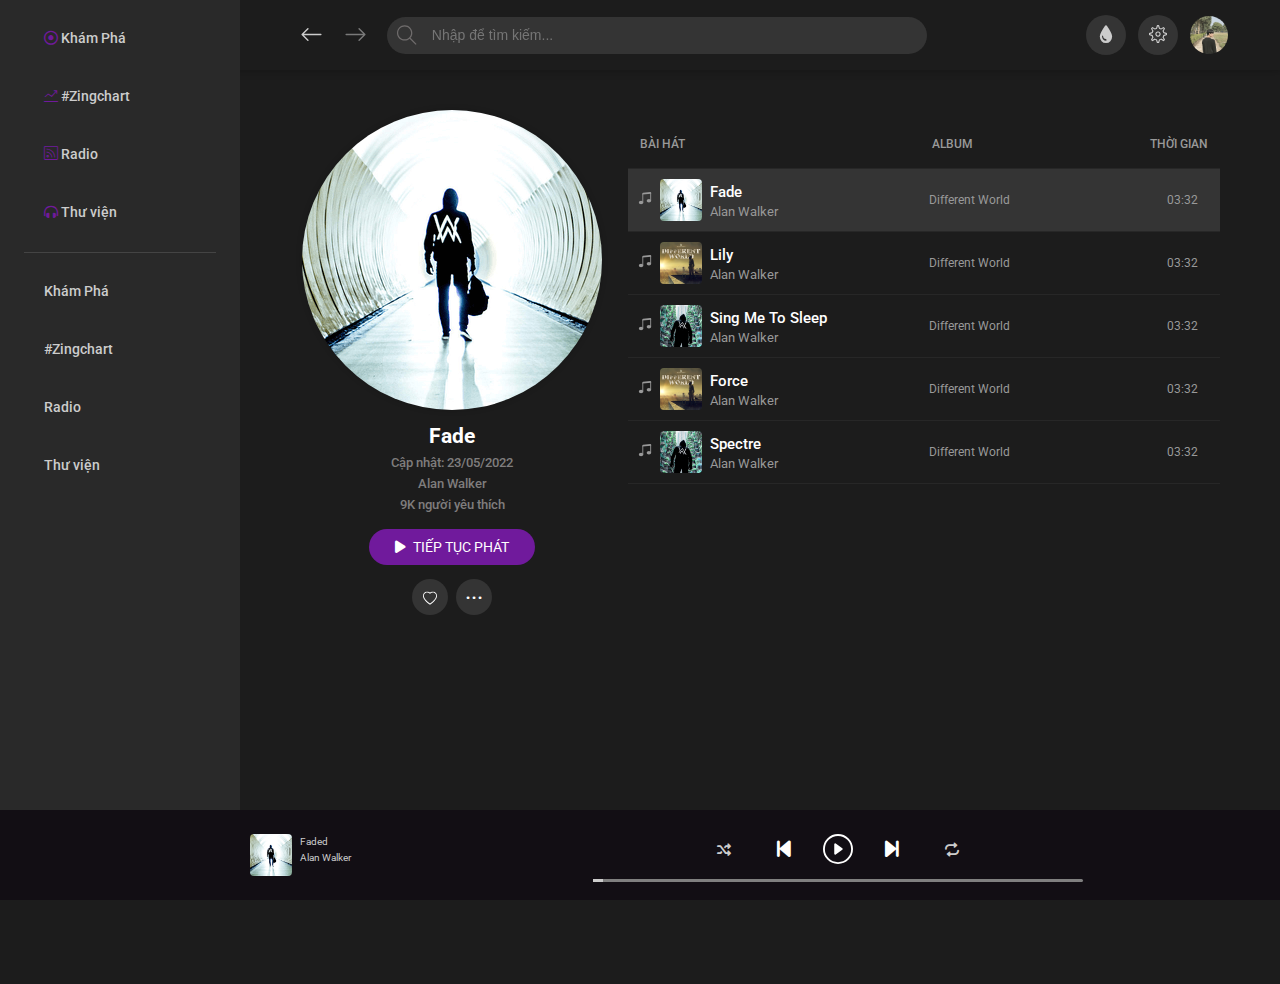
<file: alanWalker.html>
<!DOCTYPE html>
<html lang="en">
<head>
    <meta charset="UTF-8">
    <meta http-equiv="X-UA-Compatible" content="IE=edge">
    <meta name="viewport" content="width=device-width, initial-scale=1.0">
    <title>music_chill</title>
    <link rel="stylesheet" href="./assets/css/grid.css">
    <link rel="stylesheet" href="./assets/css/main.css">
    <link rel="stylesheet" href="./assets/css/base.css">
    <link rel="stylesheet" href="./assets/fonts/fontawesome-free-6.1.1-web/css/all.min.css">
    <link rel="stylesheet" href="./assets/fonts/themify-icons/themify-icons.css">
    <link href="https://fonts.googleapis.com/css2?family=Balsamiq+Sans&family=Comforter&family=Festive&family=Great+Vibes&family=Lobster&family=Roboto:wght@300;400;500;700&family=Supermercado+One&family=Yellowtail&display=swap" rel="stylesheet">
</head>
<body>
    <div class="app">
        <!-- CATEGORY -->
        <div class="category">
            <div class="logo">

            </div>
            <ul class="category__list">
                
                <li class="category__item">
                    <span class="category__icon">
                        <i class="fa-regular fa-circle-dot"></i>
                    </span>
                    <a href="" class="category__item-link">
                        <span>Khám Phá</span>
                    </a>
        
                </li>
                <li class="category__item">
                    <span class="category__icon">
                        <i class="ti-stats-up"></i>
                    </span>
                    <a href="" class="category__item-link">
                        <span>#Zingchart</span>
                    </a>

                </li>
                <li class="category__item">
                    <span class="category__icon">
                        <i class="ti-rss"></i>
                    </span>
                    <a href="" class="category__item-link">
                        <span>Radio</span>
                    </a>

                </li>
                <li class="category__item">
                    <span class="category__icon">
                        <i class="fas fa-headphones-alt"></i>
                    </span>
                    <a href="" class="category__item-link">
                        <span>Thư viện</span>
                    </a>

                </li>
            </ul>
            <ul class="category__list">
                  
                <li class="category__item">
                    <span class="category__icon">

                    </span>
                    <a href="" class="category__item-link">
                        <span>Khám Phá</span>
                    </a>
        
                </li>
                <li class="category__item">
                    <span class="category__icon">

                    </span>
                    <a href="" class="category__item-link">
                        <span>#Zingchart</span>
                    </a>

                </li>
                <li class="category__item">
                    <span class="category__icon">

                    </span>
                    <a href="" class="category__item-link">
                        <span>Radio</span>
                    </a>

                </li>
                <li class="category__item">
                    <span class="category__icon">

                    </span>
                    <a href="" class="category__item-link">
                        <span>Thư viện</span>
                    </a>

                </li>

            </ul>

        </div> 

        <!-- HEADER -->
        <div class="header">
            <div class="nav">
                <div class="nav__list">
                    <div class="nav__item">
                        <div class="nav__arrow">
                            <span class="nav__arrow-icon selector">
                                <svg xmlns="http://www.w3.org/2000/svg" width="23" height="23" fill="currentColor" class="bi bi-arrow-left" viewBox="0 0 16 16">
                                    <path fill-rule="evenodd" d="M15 8a.5.5 0 0 0-.5-.5H2.707l3.147-3.146a.5.5 0 1 0-.708-.708l-4 4a.5.5 0 0 0 0 .708l4 4a.5.5 0 0 0 .708-.708L2.707 8.5H14.5A.5.5 0 0 0 15 8z"/>
                                  </svg>
                            </span>
                            <span class="nav__arrow-icon">
                                <svg xmlns="http://www.w3.org/2000/svg" width="23" height="23" fill="currentColor" class="bi bi-arrow-right" viewBox="0 0 16 16">
                                    <path fill-rule="evenodd" d="M1 8a.5.5 0 0 1 .5-.5h11.793l-3.147-3.146a.5.5 0 0 1 .708-.708l4 4a.5.5 0 0 1 0 .708l-4 4a.5.5 0 0 1-.708-.708L13.293 8.5H1.5A.5.5 0 0 1 1 8z"/>
                                  </svg>
                            </span>
                        </div>
                    </div>
                    <div class="nav__item">
                        <div class="nav__search">
                            <span class="nav__search-icon">
                                <i class="ti-search"></i>
                            </span>
                            <input placeholder="Nhập để tìm kiếm..." type="text" class="nav__search-inp">
                        </div>
                    </div>
                </div>
                <link rel="stylesheet" href="./assets/Alan_walker/music/song2/Lily.mp3">
                <div class="nav__list">
                    <div class="nav__item  nav__item-hover--theme">
                        <div class="nav__item-border">
                            <div class="nav__item-icon">
                                <i class="fa-solid fa-droplet"></i>
                            </div>
                        </div>
                        <span class="theme">Chủ đề</span>
                    </div>               
                    <div class="nav__item  nav__item-hover--setting">
                        <div class="nav__item-border">
                            <div class="nav__item-icon">
                                <i class="ti-settings"></i>
                            </div>
                        </div>
                        <span class="setting">Cài đặt</span>
                    </div>
                    <div class="nav__item">
                        <div class="nav__use">
                            <img src="./assets/img/User.jpg" alt="ảnh đại diện" class="nav__use-img">
                        </div>
                    </div>
                </div>
            </div>
        </div>
    
        <!-- CONTENT  -->
        <div class="container">
            <ul class="container__player">
                <li class="container__player-music">
                    <div class="container__music-img" style="background-image: url(./assets/Alan_walker/alan-walker1.jpg)"></div>
                    <div class="container__player-content">
                        <div class="container__music-infor">
                            <h2 class="container__name-song">Góc nhạc Alan Walker</h2>
                            <ul class="container__music-infor--list">
                                <li class="container__music-infor--item">
                                    <span class="container__music-dayUpdate">
                                        Cập nhật: 23/05/2022
                                    </span>
                                </li>
                                <li class="container__music-infor--item">
                                    <span class="container__music-nameAuthor">
                                        Alan Walker
                                    </span>
                                </li>
                                <li class="container__music-infor--item">
                                    <span class="container__music-favorite">
                                        9K người yêu thích
                                    </span>
                                </li>
                            </ul>
                        </div>
                        <div class="container__player-song">
                            <div class="container__player-song--box  playIng_song">
                                <div class="playIng_song-item playing">

                                    <span class="container__player-song--icon">
                                        <i class="fa-solid fa-play"></i>
                                    </span>
                                    <span class="container__player-music--playing">TIẾP TỤC PHÁT</span>
                                </div>
                                <div class="playIng_song-stop">
                                    <span class="container__player-song--icon">
                                        <i class="ti-control-pause"></i>
                                    </span>
                                    <span class="container__player-music--playing">DỪNG</span>
                                </div>
                            </div>

                        </div>
                        <div class="container__player-song">
                            <div class="container__favorite">
                                <div class="container__favorite-item">
                                    <span class="container__favorite-icon">
                                        <svg xmlns="http://www.w3.org/2000/svg" width="14" height="14" fill="currentColor" class="bi bi-heart" viewBox="0 0 16 16">
                                            <path d="m8 2.748-.717-.737C5.6.281 2.514.878 1.4 3.053c-.523 1.023-.641 2.5.314 4.385.92 1.815 2.834 3.989 6.286 6.357 3.452-2.368 5.365-4.542 6.286-6.357.955-1.886.838-3.362.314-4.385C13.486.878 10.4.28 8.717 2.01L8 2.748zM8 15C-7.333 4.868 3.279-3.04 7.824 1.143c.06.055.119.112.176.171a3.12 3.12 0 0 1 .176-.17C12.72-3.042 23.333 4.867 8 15z"/>
                                        </svg>
                                    </span>
                                    <!-- <span class="container__favorite-icon">
                                        <svg xmlns="http://www.w3.org/2000/svg" width="14" height="14" fill="currentColor" class="bi bi-heart-fill" viewBox="0 0 16 16">
                                            <path fill-rule="evenodd" d="M8 1.314C12.438-3.248 23.534 4.735 8 15-7.534 4.736 3.562-3.248 8 1.314z"/>
                                        </svg>
                                    </span> -->
    
                                </div>
        
                                <div class="container__favorite-item">
                                    <span class="container__different-icon">...</span>
                                </div>
                            </div>
                        </div>
                    </div>
                </li>
                
            </ul>
            <div class="playList_parent">
                <div class="playList__heading">
                    <div class="playList__heading-item">BÀI HÁT</div>
                    <div class="playList__heading-item margin-album">ALBUM</div>
                    <div class="playList__heading-item">THỜI GIAN</div>
                </div>
                <div class="playList">
                    
                </div>
            </div>
           
            
            <div class="clear"></div>
        </div>
        <div class="sound-bar">
            <div class="infor_player">
                <img src="./assets/Alan_walker/img_music/img_song1/Faded.png" alt="" class="infor_player-img">
                <div class="infor_player-music">
                    <div class="infor_player-name">Faded</div>
                    <div class="infor_player-author">Alan Walker</div>
                </div>

            </div>
            
            <ul class="music-player">          
                <li class="music-player-item">
                    <span class="music-icon choose-play">
                        <i class="fa-solid fa-shuffle"></i>
                    </span>
                    <span class="music-icon">
                        <i class="fa-solid fa-backward-step"></i>
                    </span>
                    <span class="music-icon">
                        <div class="playBtn">
                            <div class="player ">
                                <svg xmlns="http://www.w3.org/2000/svg" width="30" height="30" fill="currentColor" class="bi bi-pause-circle" viewBox="0 0 16 16">
                                    <path d="M8 15A7 7 0 1 1 8 1a7 7 0 0 1 0 14zm0 1A8 8 0 1 0 8 0a8 8 0 0 0 0 16z"/>
                                    <path d="M5 6.25a1.25 1.25 0 1 1 2.5 0v3.5a1.25 1.25 0 1 1-2.5 0v-3.5zm3.5 0a1.25 1.25 0 1 1 2.5 0v3.5a1.25 1.25 0 1 1-2.5 0v-3.5z"/>
                                </svg>
                            </div>   
                            <div class="played playing">
                                <svg  xmlns="http://www.w3.org/2000/svg" width="30" height="30" fill="currentColor" class="bi bi-play-circle" viewBox="0 0 16 16">
                                    <path d="M8 15A7 7 0 1 1 8 1a7 7 0 0 1 0 14zm0 1A8 8 0 1 0 8 0a8 8 0 0 0 0 16z"/>
                                    <path d="M6.271 5.055a.5.5 0 0 1 .52.038l3.5 2.5a.5.5 0 0 1 0 .814l-3.5 2.5A.5.5 0 0 1 6 10.5v-5a.5.5 0 0 1 .271-.445z"/>
                                </svg>
                            </div>
                        </div>
                        
                    </span>
                    <!-- <span class="music-icon playing">
                    </span> -->
                    <span class="music-icon">
                        <i class="fa-solid fa-forward-step"></i>
                    </span>
                    <span class="music-icon choose-play">
                        <i class="fa-solid fa-repeat"></i>
                    </span>
                </li>
                <li class="music-player-item">
                    <input type="range" value="0" step="1" min="0" max="100" name="" id="progress" class="progress">
                </li>

                <audio id="audio" src=""></audio>
            </ul>
        </div>

        <div class="footer">

        </div>

    </div>

    <script src="./assets/script/main.js"></script>

    
</body>
</html>
</file>
<file: assets/css/mainHome.css>
.container_author {
    margin: 0 20px;
}
.alanWalker-link {
    text-decoration: none;
    width: 300px;
    height: 200px;
    display: block;
    background: url('../Alan_walker/alan-walker1.jpg') top center / cover no-repeat;
    border-radius: 3px;
    cursor: pointer;
}
</file>
<file: assets/css/grid.css>
.grid {
    width: 100%;
    display: block;
    padding: 0;
}

.grid.wide {
    max-width: 1200px;
    margin: 0 auto;
}

.row {
    display: flex;
    flex-wrap: wrap;
    margin-left: -4px;
    margin-right: -4px;
}

.row.no-gutters {
    margin-left: 0;
    margin-right: 0;
}

.col {
    padding-left: 4px;
    padding-right: 4px;
}

.row.no-gutters .col {
    padding-left: 0;
    padding-right: 0;
}

.c-0 {
    display: none;
}

.c-1 {
    flex: 0 0 8.33333%;
    max-width: 8.33333%;
}

.c-2 {
    flex: 0 0 16.66667%;
    max-width: 16.66667%;
}

.c-3 {
    flex: 0 0 25%;
    max-width: 25%;
}

.c-4 {
    flex: 0 0 33.33333%;
    max-width: 33.33333%;
}

.c-5 {
    flex: 0 0 41.66667%;
    max-width: 41.66667%;
}

.c-6 {
    flex: 0 0 50%;
    max-width: 50%;
}

.c-7 {
    flex: 0 0 58.33333%;
    max-width: 58.33333%;
}

.c-8 {
    flex: 0 0 66.66667%;
    max-width: 66.66667%;
}

.c-9 {
    flex: 0 0 75%;
    max-width: 75%;
}

.c-10 {
    flex: 0 0 83.33333%;
    max-width: 83.33333%;
}

.c-11 {
    flex: 0 0 91.66667%;
    max-width: 91.66667%;
}

.c-12 {
    flex: 0 0 100%;
    max-width: 100%;
}

.c-o-1 {
    margin-left: 8.33333%;
}

.c-o-2 {
    margin-left: 16.66667%;
}

.c-o-3 {
    margin-left: 25%;
}

.c-o-4 {
    margin-left: 33.33333%;
}

.c-o-5 {
    margin-left: 41.66667%;
}

.c-o-6 {
    margin-left: 50%;
}

.c-o-7 {
    margin-left: 58.33333%;
}

.c-o-8 {
    margin-left: 66.66667%;
}

.c-o-9 {
    margin-left: 75%;
}

.c-o-10 {
    margin-left: 83.33333%;
}

.c-o-11 {
    margin-left: 91.66667%;
}

/* >= Tablet */
@media (min-width: 740px) {
    .row {
        margin-left: -8px;
        margin-right: -8px;
    }

    .col {
        padding-left: 8px;
        padding-right: 8px;
    }

    .m-0 {
        display: none;
    }

    .m-1,
    .m-2,
    .m-3,
    .m-4,
    .m-5,
    .m-6,
    .m-7,
    .m-8,
    .m-9,
    .m-10,
    .m-11,
    .m-12 {
        display: block;
    }

    .m-1 {
        flex: 0 0 8.33333%;
        max-width: 8.33333%;
    }

    .m-2 {
        flex: 0 0 16.66667%;
        max-width: 16.66667%;
    }

    .m-3 {
        flex: 0 0 25%;
        max-width: 25%;
    }

    .m-4 {
        flex: 0 0 33.33333%;
        max-width: 33.33333%;
    }

    .m-5 {
        flex: 0 0 41.66667%;
        max-width: 41.66667%;
    }

    .m-6 {
        flex: 0 0 50%;
        max-width: 50%;
    }

    .m-7 {
        flex: 0 0 58.33333%;
        max-width: 58.33333%;
    }

    .m-8 {
        flex: 0 0 66.66667%;
        max-width: 66.66667%;
    }

    .m-9 {
        flex: 0 0 75%;
        max-width: 75%;
    }

    .m-10 {
        flex: 0 0 83.33333%;
        max-width: 83.33333%;
    }

    .m-11 {
        flex: 0 0 91.66667%;
        max-width: 91.66667%;
    }

    .m-12 {
        flex: 0 0 100%;
        max-width: 100%;
    }

    .m-o-1 {
        margin-left: 8.33333%;
    }

    .m-o-2 {
        margin-left: 16.66667%;
    }

    .m-o-3 {
        margin-left: 25%;
    }

    .m-o-4 {
        margin-left: 33.33333%;
    }

    .m-o-5 {
        margin-left: 41.66667%;
    }

    .m-o-6 {
        margin-left: 50%;
    }

    .m-o-7 {
        margin-left: 58.33333%;
    }

    .m-o-8 {
        margin-left: 66.66667%;
    }

    .m-o-9 {
        margin-left: 75%;
    }

    .m-o-10 {
        margin-left: 83.33333%;
    }

    .m-o-11 {
        margin-left: 91.66667%;
    }
}

/* PC medium resolution > */
@media (min-width: 1113px) {
    .row {
        margin-left: -12px;
        margin-right: -12px;
    }

    .row.sm-gutter {
        margin-left: -5px;
        margin-right: -5px;
    }

    .col {
        padding-left: 12px;
        padding-right: 12px;
    }

    .row.sm-gutter .col {
        padding-left: 5px;
        padding-right: 5px;
    }

    .l-0 {
        display: none;
    }

    .l-1,
    .l-2,
    .l-2-4,
    .l-3,
    .l-4,
    .l-5,
    .l-6,
    .l-7,
    .l-8,
    .l-9,
    .l-10,
    .l-11,
    .l-12 {
        display: block;
    }

    .l-1 {
        flex: 0 0 8.33333%;
        max-width: 8.33333%;
    }

    .l-2 {
        flex: 0 0 16.66667%;
        max-width: 16.66667%;
    }

    .l-2-4 {
        flex: 0 0 20%;
        max-width: 20%;
    }

    .l-3 {
        flex: 0 0 25%;
        max-width: 25%;
    }

    .l-4 {
        flex: 0 0 33.33333%;
        max-width: 33.33333%;
    }

    .l-5 {
        flex: 0 0 41.66667%;
        max-width: 41.66667%;
    }

    .l-6 {
        flex: 0 0 50%;
        max-width: 50%;
    }

    .l-7 {
        flex: 0 0 58.33333%;
        max-width: 58.33333%;
    }

    .l-8 {
        flex: 0 0 66.66667%;
        max-width: 66.66667%;
    }

    .l-9 {
        flex: 0 0 75%;
        max-width: 75%;
    }

    .l-10 {
        flex: 0 0 83.33333%;
        max-width: 83.33333%;
    }

    .l-11 {
        flex: 0 0 91.66667%;
        max-width: 91.66667%;
    }

    .l-12 {
        flex: 0 0 100%;
        max-width: 100%;
    }

    .l-o-1 {
        margin-left: 8.33333%;
    }

    .l-o-2 {
        margin-left: 16.66667%;
    }

    .l-o-3 {
        margin-left: 25%;
    }

    .l-o-4 {
        margin-left: 33.33333%;
    }

    .l-o-5 {
        margin-left: 41.66667%;
    }

    .l-o-6 {
        margin-left: 50%;
    }

    .l-o-7 {
        margin-left: 58.33333%;
    }

    .l-o-8 {
        margin-left: 66.66667%;
    }

    .l-o-9 {
        margin-left: 75%;
    }

    .l-o-10 {
        margin-left: 83.33333%;
    }

    .l-o-11 {
        margin-left: 91.66667%;
    }
}

/* Tablet - PC low resolution */
@media (min-width: 740px) and (max-width: 1023px) {
    .wide {
        width: 644px;
    }
}

/* > PC low resolution */
@media (min-width: 1024px) and (max-width: 1239px) {
    .wide {
        width: 984px;
    }

    .wide .row {
        margin-left: -12px;
        margin-right: -12px;
    }

    .wide .row.sm-gutter {
        margin-left: -5px;
        margin-right: -5px;
    }

    .wide .col {
        padding-left: 12px;
        padding-right: 12px;
    }

    .wide .row.sm-gutter .col {
        padding-left: 5px;
        padding-right: 5px;
    }

    .wide .l-0 {
        display: none;
    }

    .wide .l-1,
    .wide .l-2,
    .wide .l-2-4,
    .wide .l-3,
    .wide .l-4,
    .wide .l-5,
    .wide .l-6,
    .wide .l-7,
    .wide .l-8,
    .wide .l-9,
    .wide .l-10,
    .wide .l-11,
    .wide .l-12 {
        display: block;
    }

    .wide .l-1 {
        flex: 0 0 8.33333%;
        max-width: 8.33333%;
    }

    .wide .l-2 {
        flex: 0 0 16.66667%;
        max-width: 16.66667%;
    }

    .wide .l-2-4 {
        flex: 0 0 20%;
        max-width: 20%;
    }

    .wide .l-3 {
        flex: 0 0 25%;
        max-width: 25%;
    }

    .wide .l-4 {
        flex: 0 0 33.33333%;
        max-width: 33.33333%;
    }

    .wide .l-5 {
        flex: 0 0 41.66667%;
        max-width: 41.66667%;
    }

    .wide .l-6 {
        flex: 0 0 50%;
        max-width: 50%;
    }

    .wide .l-7 {
        flex: 0 0 58.33333%;
        max-width: 58.33333%;
    }

    .wide .l-8 {
        flex: 0 0 66.66667%;
        max-width: 66.66667%;
    }

    .wide .l-9 {
        flex: 0 0 75%;
        max-width: 75%;
    }

    .wide .l-10 {
        flex: 0 0 83.33333%;
        max-width: 83.33333%;
    }

    .wide .l-11 {
        flex: 0 0 91.66667%;
        max-width: 91.66667%;
    }

    .wide .l-12 {
        flex: 0 0 100%;
        max-width: 100%;
    }

    .wide .l-o-1 {
        margin-left: 8.33333%;
    }

    .wide .l-o-2 {
        margin-left: 16.66667%;
    }

    .wide .l-o-3 {
        margin-left: 25%;
    }

    .wide .l-o-4 {
        margin-left: 33.33333%;
    }

    .wide .l-o-5 {
        margin-left: 41.66667%;
    }

    .wide .l-o-6 {
        margin-left: 50%;
    }

    .wide .l-o-7 {
        margin-left: 58.33333%;
    }

    .wide .l-o-8 {
        margin-left: 66.66667%;
    }

    .wide .l-o-9 {
        margin-left: 75%;
    }

    .wide .l-o-10 {
        margin-left: 83.33333%;
    }

    .wide .l-o-11 {
        margin-left: 91.66667%;
    }
}
</file>
<file: assets/css/main.css>
:root {
    --text-color: #ccc;
    --while-color: #fff;
    --color-main: #1c1c1c;
}

* {
    box-sizing: inherit;
    margin: 0;
    padding: 0;
}

.clear{
    clear: both;/*sửa lỗi khi dùng float thẻ cha không ôm chọn thẻ con */
}

html {
    font-size: 62.5%;/* HACK: dùng đv: rem ;--> 1rem=10px*/
    line-height: 1.6rem;
    font-family: 'Roboto', sans-serif;
    box-sizing: border-box;
}

.app {
    max-width: 100%;
}

.active {
    color: #701a9c;
}


/* Category */
.category {
    width: 240px;
    background-color:#292929;
    position: fixed;
    bottom: 0;
    top: 0;
    z-index: 2;
}

.category__list{
    padding: 10px 0;
    margin: 0 24px;
    border-bottom: 1px solid #444;
}
.category__list:last-child{
    border-bottom: none;
}

.category__item {
    padding: 20px;
    list-style: none;
    cursor: pointer;
}
.category__item:hover .category__item-link {
    color: #8a8888;
}

.category__item-link {
    font-size: 1.4rem;
    font-weight: 500;
    text-decoration: none;
    color: var(--text-color);
}

.category__icon {
    font-size: 1.4rem;
    color: #701a9c;
}



/* Header */
.header {
    width: 100%;
    height: 70px;
    background-color: var(--color-main);
    box-shadow: 0 0 8px 2px rgb(0, 0, 0, 0.2);
    padding: 0 46px 0 286px;
    top: 0;
    position: fixed;
    z-index: 1;
}


.nav {
    display: flex;
    justify-content: space-between;
    height: 70px;
}

.nav__list {
    display: flex;
    align-items: center;
}

.nav__item {
    font-size: 20px;
    color: #333;
    padding: 0 6px;
}

.nav__arrow {

}

.nav__arrow-icon.selector {
    color: #ccc;
}

.nav__arrow-icon {
    padding: 0 8px;
    color: #797979;
    cursor: pointer;
}

.nav__search {
    height: 37px;
    width: 540px;
    background-color: #343434;
    position: relative;
    border-radius: 50px;
}

.nav__search-icon {
    position: absolute;
    color: #706d6d;
    top: 8px;
    height: 0;
    left: 10px;
    cursor: pointer;
}

.nav__search-inp {
    width: 88%;
    position: absolute;
    right: 20px;
    height: 100%;
    outline: none;
    border: none;
    background-color: #343434;
    font-size: 1.4rem;
    color: #fff;

}

.nav__item-border {
    width: 40px;
    height: 40px;
    border-radius: 50%;
    text-align: center;
    background-color: #343434;
    cursor: pointer;
    position: relative;
}

.nav__item-icon {
    color: #ccc;
    font-size: 18px;
    transform: translateY(54%);
}

.upload,
.setting,
.theme {
    position: absolute;
    background-color: #343434;
    color: #ccc;
    font-size: 1.2rem;
    line-height: 1.8;
    width: 60px;
    text-align: center;
    margin-left: -10px;
    border-radius: 3px;
    top: 65px;
    display: none;
    z-index: 2;
    animation: fadeIn ease 0.3s;
}

.upload::before,
.setting::before,
.theme::before {
    content: "";
    border-width: 20px 28px;
    border-style: solid;
    border-color: transparent transparent #343434 transparent;
    position: absolute;
    right: 2px;
    top: -26px;
    z-index: -1;
}

.nav__item-hover--setting:hover .setting,
.nav__item-hover--upload:hover .upload,
.nav__item-hover--theme:hover .theme {
    display: block;
}




.nav__use-img {
    width: 38px;
    border-radius: 50%;
    cursor: pointer;
}



/* Content */
.container {
    padding: 120px 0 0 240px;
    background-color: var(--color-main);
}

.container__player {
    width: 388px;
    position: fixed;
    float: left;
    top: 70px;
    bottom: 0;
    background-color: var(--color-main);
    list-style: none;
}

.container__music-img {
    width: 300px;
    height: 300px;
    background-size: cover;
    background-position: center;
    border-radius: 50%;
    box-shadow: 0px 0px 6px rgb(0 0 0 / 20%);
    margin: auto;
}

.container__player-music {
    text-align: center;
    margin: 40px 0 0 36px;
}


.container__music-infor {
    margin: 18px 0 14px;
}

.container__name-song {
    font-size: 2.1rem;
    color: var(--while-color);
}

.container__music-infor--list {
    font-size: 1.3rem;
    line-height: 2.1rem;
    font-weight: 500;
    margin-top: 8px;
    color: #7f7d7d;
}

.container__music-infor--item {
    list-style: none;
}



.playList_parent {
    margin: 0 60px 0 388px;
}

.playList__heading {
    color: #999;
    font-size: 1.2rem;
    font-weight: 500;
    align-items: center;
    display: flex;
    border-bottom: 1px solid #272727;
    padding: 16px 12px;
    justify-content: space-between;
    position: relative;
}

.margin-album {
    margin-left: 70px;
}

.Song {
    align-items: center;
    display: flex;
    border-bottom: 1px solid #272727;
    padding: 10px;
    justify-content: space-between;
    cursor: pointer;
}

.Song.active {
    background-color: #343434;
    color: #ccc;
}

.song__infor {
    align-items: center;
    display: flex;
    width: 320px;
    overflow: hidden;
    white-space: nowrap;
    text-overflow: ellipsis;
}

.Song__icon {
    color: #999;
}

.Song__img {
    width: 42px;
    border-radius: 4px;
    margin: 0 8px;
}

.Song__name {
    color: var(--while-color);
    font-size: 1.5rem;
    font-weight: 500;
    line-height: 1.6;
}

.Song__singer {
    color: #999;
    font-size: 1.25rem;
}

.song__time,
.song__album {
    font-size: 1.2rem;
    color: #999;
}

.song__album {
    margin-left: -174px;
}

.song__time {
    margin: 0 12px;
}

.container__player-song {
    color: #ccc;
    justify-content: center;
    margin-top: 10px;
}

.container__player-song--box {
    color: #fff;
    width: 166px;
    background-color: #701a9c;
    font-size: 1.4rem;
    margin: auto;
    line-height: 2.6;
    border-radius: 50px;
    cursor: pointer;
}

.container__player-song--icon {
    margin-right: 4px;
}

.container__favorite {
    display: flex;
    justify-content: center;
}

.container__favorite-item {
    width: 36px;
    height: 36px;
    border-radius: 50%;
    background-color: #343434;
    color: #fff;
    margin: 4px;
}

.container__favorite-icon {
    display: block;
    transform: translateY(66%);
}

.container__different-icon {
    display: block;
    font-size: 24px;
    transform: translateY(24%);
}

/* footer  */

.footer {
    background-color: var(--color-main);
    height: 500px;
}
/* SOUND BAR  */
.sound-bar {
    font-size: 2.2rem;
    position: fixed;
    background-color: #120e14;
    z-index: 2;
    bottom: 0;
    right: 0;
    left: 0;
    height: 90px;
    display: flex;
    /* justify-content: space-around; */
}

.music-player {
    padding-top: 28px;
}
    

.music-player-item {
    display: flex;
    justify-content: center;
}

.music-icon {
    padding: 0 16px;
    color: var(--while-color);
    cursor: pointer;
}




.played,
.player {
    margin-top: -4px;
    display: none;
}

.playIng_song-stop.playing,
.playIng_song-item.playing,
.played.playing,
.player.playing{
    display: block;
}
.playIng_song-stop,
.playIng_song-item {
    display: none;
}

.choose-play {
    font-size: 14px;
    margin: 4px 14px;
    color: #ccc;
}

  
.progress{
    margin-top: 14px;
    -webkit-appearance: none;
    width: 490px;
    height: 3px;
    background: #7f7f7f;
    outline: none;
    cursor: pointer;
    -webkit-transition: .2s;
    transition: opacity .2s;
    border-radius: 50px;
}


 
  
 .progress::-webkit-slider-thumb {
    -webkit-appearance: none;
    appearance: none;
    width: 10px;
    height: 3px;
    background: #ccc;
    cursor: pointer;
}

.progress::-moz-range-thumb {
    width: 10px;
    height: 3px;
    background: #ccc;
    cursor: pointer;
} 


/* infor chạy nhạc */
.infor_player{
    display: flex;
    font-size: 10px;
    margin: 24px 242px;
    color: #ccc;
}

.infor_player-img {
    width: 42px;
    border-radius: 4px;
    margin: 0 8px;
}
</file>
<file: assets/css/base.css>
@keyframes fadeIn {
    from {
        opacity: 0;
    } to {
        opacity: 1;
    }
}
</file>
<file: assets/fonts/themify-icons/themify-icons.css>
@font-face {
	font-family: 'themify';
	src:url('fonts/themify.eot?-fvbane');
	src:url('fonts/themify.eot?#iefix-fvbane') format('embedded-opentype'),
		url('fonts/themify.woff?-fvbane') format('woff'),
		url('fonts/themify.ttf?-fvbane') format('truetype'),
		url('fonts/themify.svg?-fvbane#themify') format('svg');
	font-weight: normal;
	font-style: normal;
}

[class^="ti-"], [class*=" ti-"] {
	font-family: 'themify';
	speak: none;
	font-style: normal;
	font-weight: normal;
	font-variant: normal;
	text-transform: none;
	line-height: 1;

	/* Better Font Rendering =========== */
	-webkit-font-smoothing: antialiased;
	-moz-osx-font-smoothing: grayscale;
}

.ti-wand:before {
	content: "\e600";
}
.ti-volume:before {
	content: "\e601";
}
.ti-user:before {
	content: "\e602";
}
.ti-unlock:before {
	content: "\e603";
}
.ti-unlink:before {
	content: "\e604";
}
.ti-trash:before {
	content: "\e605";
}
.ti-thought:before {
	content: "\e606";
}
.ti-target:before {
	content: "\e607";
}
.ti-tag:before {
	content: "\e608";
}
.ti-tablet:before {
	content: "\e609";
}
.ti-star:before {
	content: "\e60a";
}
.ti-spray:before {
	content: "\e60b";
}
.ti-signal:before {
	content: "\e60c";
}
.ti-shopping-cart:before {
	content: "\e60d";
}
.ti-shopping-cart-full:before {
	content: "\e60e";
}
.ti-settings:before {
	content: "\e60f";
}
.ti-search:before {
	content: "\e610";
}
.ti-zoom-in:before {
	content: "\e611";
}
.ti-zoom-out:before {
	content: "\e612";
}
.ti-cut:before {
	content: "\e613";
}
.ti-ruler:before {
	content: "\e614";
}
.ti-ruler-pencil:before {
	content: "\e615";
}
.ti-ruler-alt:before {
	content: "\e616";
}
.ti-bookmark:before {
	content: "\e617";
}
.ti-bookmark-alt:before {
	content: "\e618";
}
.ti-reload:before {
	content: "\e619";
}
.ti-plus:before {
	content: "\e61a";
}
.ti-pin:before {
	content: "\e61b";
}
.ti-pencil:before {
	content: "\e61c";
}
.ti-pencil-alt:before {
	content: "\e61d";
}
.ti-paint-roller:before {
	content: "\e61e";
}
.ti-paint-bucket:before {
	content: "\e61f";
}
.ti-na:before {
	content: "\e620";
}
.ti-mobile:before {
	content: "\e621";
}
.ti-minus:before {
	content: "\e622";
}
.ti-medall:before {
	content: "\e623";
}
.ti-medall-alt:before {
	content: "\e624";
}
.ti-marker:before {
	content: "\e625";
}
.ti-marker-alt:before {
	content: "\e626";
}
.ti-arrow-up:before {
	content: "\e627";
}
.ti-arrow-right:before {
	content: "\e628";
}
.ti-arrow-left:before {
	content: "\e629";
}
.ti-arrow-down:before {
	content: "\e62a";
}
.ti-lock:before {
	content: "\e62b";
}
.ti-location-arrow:before {
	content: "\e62c";
}
.ti-link:before {
	content: "\e62d";
}
.ti-layout:before {
	content: "\e62e";
}
.ti-layers:before {
	content: "\e62f";
}
.ti-layers-alt:before {
	content: "\e630";
}
.ti-key:before {
	content: "\e631";
}
.ti-import:before {
	content: "\e632";
}
.ti-image:before {
	content: "\e633";
}
.ti-heart:before {
	content: "\e634";
}
.ti-heart-broken:before {
	content: "\e635";
}
.ti-hand-stop:before {
	content: "\e636";
}
.ti-hand-open:before {
	content: "\e637";
}
.ti-hand-drag:before {
	content: "\e638";
}
.ti-folder:before {
	content: "\e639";
}
.ti-flag:before {
	content: "\e63a";
}
.ti-flag-alt:before {
	content: "\e63b";
}
.ti-flag-alt-2:before {
	content: "\e63c";
}
.ti-eye:before {
	content: "\e63d";
}
.ti-export:before {
	content: "\e63e";
}
.ti-exchange-vertical:before {
	content: "\e63f";
}
.ti-desktop:before {
	content: "\e640";
}
.ti-cup:before {
	content: "\e641";
}
.ti-crown:before {
	content: "\e642";
}
.ti-comments:before {
	content: "\e643";
}
.ti-comment:before {
	content: "\e644";
}
.ti-comment-alt:before {
	content: "\e645";
}
.ti-close:before {
	content: "\e646";
}
.ti-clip:before {
	content: "\e647";
}
.ti-angle-up:before {
	content: "\e648";
}
.ti-angle-right:before {
	content: "\e649";
}
.ti-angle-left:before {
	content: "\e64a";
}
.ti-angle-down:before {
	content: "\e64b";
}
.ti-check:before {
	content: "\e64c";
}
.ti-check-box:before {
	content: "\e64d";
}
.ti-camera:before {
	content: "\e64e";
}
.ti-announcement:before {
	content: "\e64f";
}
.ti-brush:before {
	content: "\e650";
}
.ti-briefcase:before {
	content: "\e651";
}
.ti-bolt:before {
	content: "\e652";
}
.ti-bolt-alt:before {
	content: "\e653";
}
.ti-blackboard:before {
	content: "\e654";
}
.ti-bag:before {
	content: "\e655";
}
.ti-move:before {
	content: "\e656";
}
.ti-arrows-vertical:before {
	content: "\e657";
}
.ti-arrows-horizontal:before {
	content: "\e658";
}
.ti-fullscreen:before {
	content: "\e659";
}
.ti-arrow-top-right:before {
	content: "\e65a";
}
.ti-arrow-top-left:before {
	content: "\e65b";
}
.ti-arrow-circle-up:before {
	content: "\e65c";
}
.ti-arrow-circle-right:before {
	content: "\e65d";
}
.ti-arrow-circle-left:before {
	content: "\e65e";
}
.ti-arrow-circle-down:before {
	content: "\e65f";
}
.ti-angle-double-up:before {
	content: "\e660";
}
.ti-angle-double-right:before {
	content: "\e661";
}
.ti-angle-double-left:before {
	content: "\e662";
}
.ti-angle-double-down:before {
	content: "\e663";
}
.ti-zip:before {
	content: "\e664";
}
.ti-world:before {
	content: "\e665";
}
.ti-wheelchair:before {
	content: "\e666";
}
.ti-view-list:before {
	content: "\e667";
}
.ti-view-list-alt:before {
	content: "\e668";
}
.ti-view-grid:before {
	content: "\e669";
}
.ti-uppercase:before {
	content: "\e66a";
}
.ti-upload:before {
	content: "\e66b";
}
.ti-underline:before {
	content: "\e66c";
}
.ti-truck:before {
	content: "\e66d";
}
.ti-timer:before {
	content: "\e66e";
}
.ti-ticket:before {
	content: "\e66f";
}
.ti-thumb-up:before {
	content: "\e670";
}
.ti-thumb-down:before {
	content: "\e671";
}
.ti-text:before {
	content: "\e672";
}
.ti-stats-up:before {
	content: "\e673";
}
.ti-stats-down:before {
	content: "\e674";
}
.ti-split-v:before {
	content: "\e675";
}
.ti-split-h:before {
	content: "\e676";
}
.ti-smallcap:before {
	content: "\e677";
}
.ti-shine:before {
	content: "\e678";
}
.ti-shift-right:before {
	content: "\e679";
}
.ti-shift-left:before {
	content: "\e67a";
}
.ti-shield:before {
	content: "\e67b";
}
.ti-notepad:before {
	content: "\e67c";
}
.ti-server:before {
	content: "\e67d";
}
.ti-quote-right:before {
	content: "\e67e";
}
.ti-quote-left:before {
	content: "\e67f";
}
.ti-pulse:before {
	content: "\e680";
}
.ti-printer:before {
	content: "\e681";
}
.ti-power-off:before {
	content: "\e682";
}
.ti-plug:before {
	content: "\e683";
}
.ti-pie-chart:before {
	content: "\e684";
}
.ti-paragraph:before {
	content: "\e685";
}
.ti-panel:before {
	content: "\e686";
}
.ti-package:before {
	content: "\e687";
}
.ti-music:before {
	content: "\e688";
}
.ti-music-alt:before {
	content: "\e689";
}
.ti-mouse:before {
	content: "\e68a";
}
.ti-mouse-alt:before {
	content: "\e68b";
}
.ti-money:before {
	content: "\e68c";
}
.ti-microphone:before {
	content: "\e68d";
}
.ti-menu:before {
	content: "\e68e";
}
.ti-menu-alt:before {
	content: "\e68f";
}
.ti-map:before {
	content: "\e690";
}
.ti-map-alt:before {
	content: "\e691";
}
.ti-loop:before {
	content: "\e692";
}
.ti-location-pin:before {
	content: "\e693";
}
.ti-list:before {
	content: "\e694";
}
.ti-light-bulb:before {
	content: "\e695";
}
.ti-Italic:before {
	content: "\e696";
}
.ti-info:before {
	content: "\e697";
}
.ti-infinite:before {
	content: "\e698";
}
.ti-id-badge:before {
	content: "\e699";
}
.ti-hummer:before {
	content: "\e69a";
}
.ti-home:before {
	content: "\e69b";
}
.ti-help:before {
	content: "\e69c";
}
.ti-headphone:before {
	content: "\e69d";
}
.ti-harddrives:before {
	content: "\e69e";
}
.ti-harddrive:before {
	content: "\e69f";
}
.ti-gift:before {
	content: "\e6a0";
}
.ti-game:before {
	content: "\e6a1";
}
.ti-filter:before {
	content: "\e6a2";
}
.ti-files:before {
	content: "\e6a3";
}
.ti-file:before {
	content: "\e6a4";
}
.ti-eraser:before {
	content: "\e6a5";
}
.ti-envelope:before {
	content: "\e6a6";
}
.ti-download:before {
	content: "\e6a7";
}
.ti-direction:before {
	content: "\e6a8";
}
.ti-direction-alt:before {
	content: "\e6a9";
}
.ti-dashboard:before {
	content: "\e6aa";
}
.ti-control-stop:before {
	content: "\e6ab";
}
.ti-control-shuffle:before {
	content: "\e6ac";
}
.ti-control-play:before {
	content: "\e6ad";
}
.ti-control-pause:before {
	content: "\e6ae";
}
.ti-control-forward:before {
	content: "\e6af";
}
.ti-control-backward:before {
	content: "\e6b0";
}
.ti-cloud:before {
	content: "\e6b1";
}
.ti-cloud-up:before {
	content: "\e6b2";
}
.ti-cloud-down:before {
	content: "\e6b3";
}
.ti-clipboard:before {
	content: "\e6b4";
}
.ti-car:before {
	content: "\e6b5";
}
.ti-calendar:before {
	content: "\e6b6";
}
.ti-book:before {
	content: "\e6b7";
}
.ti-bell:before {
	content: "\e6b8";
}
.ti-basketball:before {
	content: "\e6b9";
}
.ti-bar-chart:before {
	content: "\e6ba";
}
.ti-bar-chart-alt:before {
	content: "\e6bb";
}
.ti-back-right:before {
	content: "\e6bc";
}
.ti-back-left:before {
	content: "\e6bd";
}
.ti-arrows-corner:before {
	content: "\e6be";
}
.ti-archive:before {
	content: "\e6bf";
}
.ti-anchor:before {
	content: "\e6c0";
}
.ti-align-right:before {
	content: "\e6c1";
}
.ti-align-left:before {
	content: "\e6c2";
}
.ti-align-justify:before {
	content: "\e6c3";
}
.ti-align-center:before {
	content: "\e6c4";
}
.ti-alert:before {
	content: "\e6c5";
}
.ti-alarm-clock:before {
	content: "\e6c6";
}
.ti-agenda:before {
	content: "\e6c7";
}
.ti-write:before {
	content: "\e6c8";
}
.ti-window:before {
	content: "\e6c9";
}
.ti-widgetized:before {
	content: "\e6ca";
}
.ti-widget:before {
	content: "\e6cb";
}
.ti-widget-alt:before {
	content: "\e6cc";
}
.ti-wallet:before {
	content: "\e6cd";
}
.ti-video-clapper:before {
	content: "\e6ce";
}
.ti-video-camera:before {
	content: "\e6cf";
}
.ti-vector:before {
	content: "\e6d0";
}
.ti-themify-logo:before {
	content: "\e6d1";
}
.ti-themify-favicon:before {
	content: "\e6d2";
}
.ti-themify-favicon-alt:before {
	content: "\e6d3";
}
.ti-support:before {
	content: "\e6d4";
}
.ti-stamp:before {
	content: "\e6d5";
}
.ti-split-v-alt:before {
	content: "\e6d6";
}
.ti-slice:before {
	content: "\e6d7";
}
.ti-shortcode:before {
	content: "\e6d8";
}
.ti-shift-right-alt:before {
	content: "\e6d9";
}
.ti-shift-left-alt:before {
	content: "\e6da";
}
.ti-ruler-alt-2:before {
	content: "\e6db";
}
.ti-receipt:before {
	content: "\e6dc";
}
.ti-pin2:before {
	content: "\e6dd";
}
.ti-pin-alt:before {
	content: "\e6de";
}
.ti-pencil-alt2:before {
	content: "\e6df";
}
.ti-palette:before {
	content: "\e6e0";
}
.ti-more:before {
	content: "\e6e1";
}
.ti-more-alt:before {
	content: "\e6e2";
}
.ti-microphone-alt:before {
	content: "\e6e3";
}
.ti-magnet:before {
	content: "\e6e4";
}
.ti-line-double:before {
	content: "\e6e5";
}
.ti-line-dotted:before {
	content: "\e6e6";
}
.ti-line-dashed:before {
	content: "\e6e7";
}
.ti-layout-width-full:before {
	content: "\e6e8";
}
.ti-layout-width-default:before {
	content: "\e6e9";
}
.ti-layout-width-default-alt:before {
	content: "\e6ea";
}
.ti-layout-tab:before {
	content: "\e6eb";
}
.ti-layout-tab-window:before {
	content: "\e6ec";
}
.ti-layout-tab-v:before {
	content: "\e6ed";
}
.ti-layout-tab-min:before {
	content: "\e6ee";
}
.ti-layout-slider:before {
	content: "\e6ef";
}
.ti-layout-slider-alt:before {
	content: "\e6f0";
}
.ti-layout-sidebar-right:before {
	content: "\e6f1";
}
.ti-layout-sidebar-none:before {
	content: "\e6f2";
}
.ti-layout-sidebar-left:before {
	content: "\e6f3";
}
.ti-layout-placeholder:before {
	content: "\e6f4";
}
.ti-layout-menu:before {
	content: "\e6f5";
}
.ti-layout-menu-v:before {
	content: "\e6f6";
}
.ti-layout-menu-separated:before {
	content: "\e6f7";
}
.ti-layout-menu-full:before {
	content: "\e6f8";
}
.ti-layout-media-right-alt:before {
	content: "\e6f9";
}
.ti-layout-media-right:before {
	content: "\e6fa";
}
.ti-layout-media-overlay:before {
	content: "\e6fb";
}
.ti-layout-media-overlay-alt:before {
	content: "\e6fc";
}
.ti-layout-media-overlay-alt-2:before {
	content: "\e6fd";
}
.ti-layout-media-left-alt:before {
	content: "\e6fe";
}
.ti-layout-media-left:before {
	content: "\e6ff";
}
.ti-layout-media-center-alt:before {
	content: "\e700";
}
.ti-layout-media-center:before {
	content: "\e701";
}
.ti-layout-list-thumb:before {
	content: "\e702";
}
.ti-layout-list-thumb-alt:before {
	content: "\e703";
}
.ti-layout-list-post:before {
	content: "\e704";
}
.ti-layout-list-large-image:before {
	content: "\e705";
}
.ti-layout-line-solid:before {
	content: "\e706";
}
.ti-layout-grid4:before {
	content: "\e707";
}
.ti-layout-grid3:before {
	content: "\e708";
}
.ti-layout-grid2:before {
	content: "\e709";
}
.ti-layout-grid2-thumb:before {
	content: "\e70a";
}
.ti-layout-cta-right:before {
	content: "\e70b";
}
.ti-layout-cta-left:before {
	content: "\e70c";
}
.ti-layout-cta-center:before {
	content: "\e70d";
}
.ti-layout-cta-btn-right:before {
	content: "\e70e";
}
.ti-layout-cta-btn-left:before {
	content: "\e70f";
}
.ti-layout-column4:before {
	content: "\e710";
}
.ti-layout-column3:before {
	content: "\e711";
}
.ti-layout-column2:before {
	content: "\e712";
}
.ti-layout-accordion-separated:before {
	content: "\e713";
}
.ti-layout-accordion-merged:before {
	content: "\e714";
}
.ti-layout-accordion-list:before {
	content: "\e715";
}
.ti-ink-pen:before {
	content: "\e716";
}
.ti-info-alt:before {
	content: "\e717";
}
.ti-help-alt:before {
	content: "\e718";
}
.ti-headphone-alt:before {
	content: "\e719";
}
.ti-hand-point-up:before {
	content: "\e71a";
}
.ti-hand-point-right:before {
	content: "\e71b";
}
.ti-hand-point-left:before {
	content: "\e71c";
}
.ti-hand-point-down:before {
	content: "\e71d";
}
.ti-gallery:before {
	content: "\e71e";
}
.ti-face-smile:before {
	content: "\e71f";
}
.ti-face-sad:before {
	content: "\e720";
}
.ti-credit-card:before {
	content: "\e721";
}
.ti-control-skip-forward:before {
	content: "\e722";
}
.ti-control-skip-backward:before {
	content: "\e723";
}
.ti-control-record:before {
	content: "\e724";
}
.ti-control-eject:before {
	content: "\e725";
}
.ti-comments-smiley:before {
	content: "\e726";
}
.ti-brush-alt:before {
	content: "\e727";
}
.ti-youtube:before {
	content: "\e728";
}
.ti-vimeo:before {
	content: "\e729";
}
.ti-twitter:before {
	content: "\e72a";
}
.ti-time:before {
	content: "\e72b";
}
.ti-tumblr:before {
	content: "\e72c";
}
.ti-skype:before {
	content: "\e72d";
}
.ti-share:before {
	content: "\e72e";
}
.ti-share-alt:before {
	content: "\e72f";
}
.ti-rocket:before {
	content: "\e730";
}
.ti-pinterest:before {
	content: "\e731";
}
.ti-new-window:before {
	content: "\e732";
}
.ti-microsoft:before {
	content: "\e733";
}
.ti-list-ol:before {
	content: "\e734";
}
.ti-linkedin:before {
	content: "\e735";
}
.ti-layout-sidebar-2:before {
	content: "\e736";
}
.ti-layout-grid4-alt:before {
	content: "\e737";
}
.ti-layout-grid3-alt:before {
	content: "\e738";
}
.ti-layout-grid2-alt:before {
	content: "\e739";
}
.ti-layout-column4-alt:before {
	content: "\e73a";
}
.ti-layout-column3-alt:before {
	content: "\e73b";
}
.ti-layout-column2-alt:before {
	content: "\e73c";
}
.ti-instagram:before {
	content: "\e73d";
}
.ti-google:before {
	content: "\e73e";
}
.ti-github:before {
	content: "\e73f";
}
.ti-flickr:before {
	content: "\e740";
}
.ti-facebook:before {
	content: "\e741";
}
.ti-dropbox:before {
	content: "\e742";
}
.ti-dribbble:before {
	content: "\e743";
}
.ti-apple:before {
	content: "\e744";
}
.ti-android:before {
	content: "\e745";
}
.ti-save:before {
	content: "\e746";
}
.ti-save-alt:before {
	content: "\e747";
}
.ti-yahoo:before {
	content: "\e748";
}
.ti-wordpress:before {
	content: "\e749";
}
.ti-vimeo-alt:before {
	content: "\e74a";
}
.ti-twitter-alt:before {
	content: "\e74b";
}
.ti-tumblr-alt:before {
	content: "\e74c";
}
.ti-trello:before {
	content: "\e74d";
}
.ti-stack-overflow:before {
	content: "\e74e";
}
.ti-soundcloud:before {
	content: "\e74f";
}
.ti-sharethis:before {
	content: "\e750";
}
.ti-sharethis-alt:before {
	content: "\e751";
}
.ti-reddit:before {
	content: "\e752";
}
.ti-pinterest-alt:before {
	content: "\e753";
}
.ti-microsoft-alt:before {
	content: "\e754";
}
.ti-linux:before {
	content: "\e755";
}
.ti-jsfiddle:before {
	content: "\e756";
}
.ti-joomla:before {
	content: "\e757";
}
.ti-html5:before {
	content: "\e758";
}
.ti-flickr-alt:before {
	content: "\e759";
}
.ti-email:before {
	content: "\e75a";
}
.ti-drupal:before {
	content: "\e75b";
}
.ti-dropbox-alt:before {
	content: "\e75c";
}
.ti-css3:before {
	content: "\e75d";
}
.ti-rss:before {
	content: "\e75e";
}
.ti-rss-alt:before {
	content: "\e75f";
}
</file>
<file: assets/fonts/themify-icons/demo-files/demo.css>
body {
	font: normal 1em/1.5em Arial, Helvetica, sans-serif;
	max-width: 90%;
	margin: 30px auto 0;
}
h1, h3 {
	font-weight: normal;
}
h3 {
	font-size: 1.4;
	text-transform: uppercase;
	letter-spacing: 1px;
}

.icon-section {
	margin: 0 0 3em;
	clear: both;
	overflow: hidden;
}
.icon-container {
	width: 240px; 
	padding: .7em 0;
	float: left; 
	position: relative;
	text-align: left;
}
.icon-container [class^="ti-"], 
.icon-container [class*=" ti-"] {
	color: #000;
	position: absolute;
	margin-top: 3px;
	transition: .3s;
}
.icon-container:hover [class^="ti-"],
.icon-container:hover [class*=" ti-"] {
	font-size: 2.2em;
	margin-top: -5px;
}
.icon-container:hover .icon-name {
	color: #000;
}
.icon-name {
	color: #aaa;
	margin-left: 35px;
	font-size: .8em;
	transition: .3s;
}
.icon-container:hover .icon-name {
	margin-left: 45px;
}
</file>
<file: assets/fonts/themify-icons/ie7/ie7.css>
.ti-wand {
	*zoom: expression(this.runtimeStyle['zoom'] = '1', this.innerHTML = '&#xe600;');
}
.ti-volume {
	*zoom: expression(this.runtimeStyle['zoom'] = '1', this.innerHTML = '&#xe601;');
}
.ti-user {
	*zoom: expression(this.runtimeStyle['zoom'] = '1', this.innerHTML = '&#xe602;');
}
.ti-unlock {
	*zoom: expression(this.runtimeStyle['zoom'] = '1', this.innerHTML = '&#xe603;');
}
.ti-unlink {
	*zoom: expression(this.runtimeStyle['zoom'] = '1', this.innerHTML = '&#xe604;');
}
.ti-trash {
	*zoom: expression(this.runtimeStyle['zoom'] = '1', this.innerHTML = '&#xe605;');
}
.ti-thought {
	*zoom: expression(this.runtimeStyle['zoom'] = '1', this.innerHTML = '&#xe606;');
}
.ti-target {
	*zoom: expression(this.runtimeStyle['zoom'] = '1', this.innerHTML = '&#xe607;');
}
.ti-tag {
	*zoom: expression(this.runtimeStyle['zoom'] = '1', this.innerHTML = '&#xe608;');
}
.ti-tablet {
	*zoom: expression(this.runtimeStyle['zoom'] = '1', this.innerHTML = '&#xe609;');
}
.ti-star {
	*zoom: expression(this.runtimeStyle['zoom'] = '1', this.innerHTML = '&#xe60a;');
}
.ti-spray {
	*zoom: expression(this.runtimeStyle['zoom'] = '1', this.innerHTML = '&#xe60b;');
}
.ti-signal {
	*zoom: expression(this.runtimeStyle['zoom'] = '1', this.innerHTML = '&#xe60c;');
}
.ti-shopping-cart {
	*zoom: expression(this.runtimeStyle['zoom'] = '1', this.innerHTML = '&#xe60d;');
}
.ti-shopping-cart-full {
	*zoom: expression(this.runtimeStyle['zoom'] = '1', this.innerHTML = '&#xe60e;');
}
.ti-settings {
	*zoom: expression(this.runtimeStyle['zoom'] = '1', this.innerHTML = '&#xe60f;');
}
.ti-search {
	*zoom: expression(this.runtimeStyle['zoom'] = '1', this.innerHTML = '&#xe610;');
}
.ti-zoom-in {
	*zoom: expression(this.runtimeStyle['zoom'] = '1', this.innerHTML = '&#xe611;');
}
.ti-zoom-out {
	*zoom: expression(this.runtimeStyle['zoom'] = '1', this.innerHTML = '&#xe612;');
}
.ti-cut {
	*zoom: expression(this.runtimeStyle['zoom'] = '1', this.innerHTML = '&#xe613;');
}
.ti-ruler {
	*zoom: expression(this.runtimeStyle['zoom'] = '1', this.innerHTML = '&#xe614;');
}
.ti-ruler-pencil {
	*zoom: expression(this.runtimeStyle['zoom'] = '1', this.innerHTML = '&#xe615;');
}
.ti-ruler-alt {
	*zoom: expression(this.runtimeStyle['zoom'] = '1', this.innerHTML = '&#xe616;');
}
.ti-bookmark {
	*zoom: expression(this.runtimeStyle['zoom'] = '1', this.innerHTML = '&#xe617;');
}
.ti-bookmark-alt {
	*zoom: expression(this.runtimeStyle['zoom'] = '1', this.innerHTML = '&#xe618;');
}
.ti-reload {
	*zoom: expression(this.runtimeStyle['zoom'] = '1', this.innerHTML = '&#xe619;');
}
.ti-plus {
	*zoom: expression(this.runtimeStyle['zoom'] = '1', this.innerHTML = '&#xe61a;');
}
.ti-pin {
	*zoom: expression(this.runtimeStyle['zoom'] = '1', this.innerHTML = '&#xe61b;');
}
.ti-pencil {
	*zoom: expression(this.runtimeStyle['zoom'] = '1', this.innerHTML = '&#xe61c;');
}
.ti-pencil-alt {
	*zoom: expression(this.runtimeStyle['zoom'] = '1', this.innerHTML = '&#xe61d;');
}
.ti-paint-roller {
	*zoom: expression(this.runtimeStyle['zoom'] = '1', this.innerHTML = '&#xe61e;');
}
.ti-paint-bucket {
	*zoom: expression(this.runtimeStyle['zoom'] = '1', this.innerHTML = '&#xe61f;');
}
.ti-na {
	*zoom: expression(this.runtimeStyle['zoom'] = '1', this.innerHTML = '&#xe620;');
}
.ti-mobile {
	*zoom: expression(this.runtimeStyle['zoom'] = '1', this.innerHTML = '&#xe621;');
}
.ti-minus {
	*zoom: expression(this.runtimeStyle['zoom'] = '1', this.innerHTML = '&#xe622;');
}
.ti-medall {
	*zoom: expression(this.runtimeStyle['zoom'] = '1', this.innerHTML = '&#xe623;');
}
.ti-medall-alt {
	*zoom: expression(this.runtimeStyle['zoom'] = '1', this.innerHTML = '&#xe624;');
}
.ti-marker {
	*zoom: expression(this.runtimeStyle['zoom'] = '1', this.innerHTML = '&#xe625;');
}
.ti-marker-alt {
	*zoom: expression(this.runtimeStyle['zoom'] = '1', this.innerHTML = '&#xe626;');
}
.ti-arrow-up {
	*zoom: expression(this.runtimeStyle['zoom'] = '1', this.innerHTML = '&#xe627;');
}
.ti-arrow-right {
	*zoom: expression(this.runtimeStyle['zoom'] = '1', this.innerHTML = '&#xe628;');
}
.ti-arrow-left {
	*zoom: expression(this.runtimeStyle['zoom'] = '1', this.innerHTML = '&#xe629;');
}
.ti-arrow-down {
	*zoom: expression(this.runtimeStyle['zoom'] = '1', this.innerHTML = '&#xe62a;');
}
.ti-lock {
	*zoom: expression(this.runtimeStyle['zoom'] = '1', this.innerHTML = '&#xe62b;');
}
.ti-location-arrow {
	*zoom: expression(this.runtimeStyle['zoom'] = '1', this.innerHTML = '&#xe62c;');
}
.ti-link {
	*zoom: expression(this.runtimeStyle['zoom'] = '1', this.innerHTML = '&#xe62d;');
}
.ti-layout {
	*zoom: expression(this.runtimeStyle['zoom'] = '1', this.innerHTML = '&#xe62e;');
}
.ti-layers {
	*zoom: expression(this.runtimeStyle['zoom'] = '1', this.innerHTML = '&#xe62f;');
}
.ti-layers-alt {
	*zoom: expression(this.runtimeStyle['zoom'] = '1', this.innerHTML = '&#xe630;');
}
.ti-key {
	*zoom: expression(this.runtimeStyle['zoom'] = '1', this.innerHTML = '&#xe631;');
}
.ti-import {
	*zoom: expression(this.runtimeStyle['zoom'] = '1', this.innerHTML = '&#xe632;');
}
.ti-image {
	*zoom: expression(this.runtimeStyle['zoom'] = '1', this.innerHTML = '&#xe633;');
}
.ti-heart {
	*zoom: expression(this.runtimeStyle['zoom'] = '1', this.innerHTML = '&#xe634;');
}
.ti-heart-broken {
	*zoom: expression(this.runtimeStyle['zoom'] = '1', this.innerHTML = '&#xe635;');
}
.ti-hand-stop {
	*zoom: expression(this.runtimeStyle['zoom'] = '1', this.innerHTML = '&#xe636;');
}
.ti-hand-open {
	*zoom: expression(this.runtimeStyle['zoom'] = '1', this.innerHTML = '&#xe637;');
}
.ti-hand-drag {
	*zoom: expression(this.runtimeStyle['zoom'] = '1', this.innerHTML = '&#xe638;');
}
.ti-folder {
	*zoom: expression(this.runtimeStyle['zoom'] = '1', this.innerHTML = '&#xe639;');
}
.ti-flag {
	*zoom: expression(this.runtimeStyle['zoom'] = '1', this.innerHTML = '&#xe63a;');
}
.ti-flag-alt {
	*zoom: expression(this.runtimeStyle['zoom'] = '1', this.innerHTML = '&#xe63b;');
}
.ti-flag-alt-2 {
	*zoom: expression(this.runtimeStyle['zoom'] = '1', this.innerHTML = '&#xe63c;');
}
.ti-eye {
	*zoom: expression(this.runtimeStyle['zoom'] = '1', this.innerHTML = '&#xe63d;');
}
.ti-export {
	*zoom: expression(this.runtimeStyle['zoom'] = '1', this.innerHTML = '&#xe63e;');
}
.ti-exchange-vertical {
	*zoom: expression(this.runtimeStyle['zoom'] = '1', this.innerHTML = '&#xe63f;');
}
.ti-desktop {
	*zoom: expression(this.runtimeStyle['zoom'] = '1', this.innerHTML = '&#xe640;');
}
.ti-cup {
	*zoom: expression(this.runtimeStyle['zoom'] = '1', this.innerHTML = '&#xe641;');
}
.ti-crown {
	*zoom: expression(this.runtimeStyle['zoom'] = '1', this.innerHTML = '&#xe642;');
}
.ti-comments {
	*zoom: expression(this.runtimeStyle['zoom'] = '1', this.innerHTML = '&#xe643;');
}
.ti-comment {
	*zoom: expression(this.runtimeStyle['zoom'] = '1', this.innerHTML = '&#xe644;');
}
.ti-comment-alt {
	*zoom: expression(this.runtimeStyle['zoom'] = '1', this.innerHTML = '&#xe645;');
}
.ti-close {
	*zoom: expression(this.runtimeStyle['zoom'] = '1', this.innerHTML = '&#xe646;');
}
.ti-clip {
	*zoom: expression(this.runtimeStyle['zoom'] = '1', this.innerHTML = '&#xe647;');
}
.ti-angle-up {
	*zoom: expression(this.runtimeStyle['zoom'] = '1', this.innerHTML = '&#xe648;');
}
.ti-angle-right {
	*zoom: expression(this.runtimeStyle['zoom'] = '1', this.innerHTML = '&#xe649;');
}
.ti-angle-left {
	*zoom: expression(this.runtimeStyle['zoom'] = '1', this.innerHTML = '&#xe64a;');
}
.ti-angle-down {
	*zoom: expression(this.runtimeStyle['zoom'] = '1', this.innerHTML = '&#xe64b;');
}
.ti-check {
	*zoom: expression(this.runtimeStyle['zoom'] = '1', this.innerHTML = '&#xe64c;');
}
.ti-check-box {
	*zoom: expression(this.runtimeStyle['zoom'] = '1', this.innerHTML = '&#xe64d;');
}
.ti-camera {
	*zoom: expression(this.runtimeStyle['zoom'] = '1', this.innerHTML = '&#xe64e;');
}
.ti-announcement {
	*zoom: expression(this.runtimeStyle['zoom'] = '1', this.innerHTML = '&#xe64f;');
}
.ti-brush {
	*zoom: expression(this.runtimeStyle['zoom'] = '1', this.innerHTML = '&#xe650;');
}
.ti-briefcase {
	*zoom: expression(this.runtimeStyle['zoom'] = '1', this.innerHTML = '&#xe651;');
}
.ti-bolt {
	*zoom: expression(this.runtimeStyle['zoom'] = '1', this.innerHTML = '&#xe652;');
}
.ti-bolt-alt {
	*zoom: expression(this.runtimeStyle['zoom'] = '1', this.innerHTML = '&#xe653;');
}
.ti-blackboard {
	*zoom: expression(this.runtimeStyle['zoom'] = '1', this.innerHTML = '&#xe654;');
}
.ti-bag {
	*zoom: expression(this.runtimeStyle['zoom'] = '1', this.innerHTML = '&#xe655;');
}
.ti-move {
	*zoom: expression(this.runtimeStyle['zoom'] = '1', this.innerHTML = '&#xe656;');
}
.ti-arrows-vertical {
	*zoom: expression(this.runtimeStyle['zoom'] = '1', this.innerHTML = '&#xe657;');
}
.ti-arrows-horizontal {
	*zoom: expression(this.runtimeStyle['zoom'] = '1', this.innerHTML = '&#xe658;');
}
.ti-fullscreen {
	*zoom: expression(this.runtimeStyle['zoom'] = '1', this.innerHTML = '&#xe659;');
}
.ti-arrow-top-right {
	*zoom: expression(this.runtimeStyle['zoom'] = '1', this.innerHTML = '&#xe65a;');
}
.ti-arrow-top-left {
	*zoom: expression(this.runtimeStyle['zoom'] = '1', this.innerHTML = '&#xe65b;');
}
.ti-arrow-circle-up {
	*zoom: expression(this.runtimeStyle['zoom'] = '1', this.innerHTML = '&#xe65c;');
}
.ti-arrow-circle-right {
	*zoom: expression(this.runtimeStyle['zoom'] = '1', this.innerHTML = '&#xe65d;');
}
.ti-arrow-circle-left {
	*zoom: expression(this.runtimeStyle['zoom'] = '1', this.innerHTML = '&#xe65e;');
}
.ti-arrow-circle-down {
	*zoom: expression(this.runtimeStyle['zoom'] = '1', this.innerHTML = '&#xe65f;');
}
.ti-angle-double-up {
	*zoom: expression(this.runtimeStyle['zoom'] = '1', this.innerHTML = '&#xe660;');
}
.ti-angle-double-right {
	*zoom: expression(this.runtimeStyle['zoom'] = '1', this.innerHTML = '&#xe661;');
}
.ti-angle-double-left {
	*zoom: expression(this.runtimeStyle['zoom'] = '1', this.innerHTML = '&#xe662;');
}
.ti-angle-double-down {
	*zoom: expression(this.runtimeStyle['zoom'] = '1', this.innerHTML = '&#xe663;');
}
.ti-zip {
	*zoom: expression(this.runtimeStyle['zoom'] = '1', this.innerHTML = '&#xe664;');
}
.ti-world {
	*zoom: expression(this.runtimeStyle['zoom'] = '1', this.innerHTML = '&#xe665;');
}
.ti-wheelchair {
	*zoom: expression(this.runtimeStyle['zoom'] = '1', this.innerHTML = '&#xe666;');
}
.ti-view-list {
	*zoom: expression(this.runtimeStyle['zoom'] = '1', this.innerHTML = '&#xe667;');
}
.ti-view-list-alt {
	*zoom: expression(this.runtimeStyle['zoom'] = '1', this.innerHTML = '&#xe668;');
}
.ti-view-grid {
	*zoom: expression(this.runtimeStyle['zoom'] = '1', this.innerHTML = '&#xe669;');
}
.ti-uppercase {
	*zoom: expression(this.runtimeStyle['zoom'] = '1', this.innerHTML = '&#xe66a;');
}
.ti-upload {
	*zoom: expression(this.runtimeStyle['zoom'] = '1', this.innerHTML = '&#xe66b;');
}
.ti-underline {
	*zoom: expression(this.runtimeStyle['zoom'] = '1', this.innerHTML = '&#xe66c;');
}
.ti-truck {
	*zoom: expression(this.runtimeStyle['zoom'] = '1', this.innerHTML = '&#xe66d;');
}
.ti-timer {
	*zoom: expression(this.runtimeStyle['zoom'] = '1', this.innerHTML = '&#xe66e;');
}
.ti-ticket {
	*zoom: expression(this.runtimeStyle['zoom'] = '1', this.innerHTML = '&#xe66f;');
}
.ti-thumb-up {
	*zoom: expression(this.runtimeStyle['zoom'] = '1', this.innerHTML = '&#xe670;');
}
.ti-thumb-down {
	*zoom: expression(this.runtimeStyle['zoom'] = '1', this.innerHTML = '&#xe671;');
}
.ti-text {
	*zoom: expression(this.runtimeStyle['zoom'] = '1', this.innerHTML = '&#xe672;');
}
.ti-stats-up {
	*zoom: expression(this.runtimeStyle['zoom'] = '1', this.innerHTML = '&#xe673;');
}
.ti-stats-down {
	*zoom: expression(this.runtimeStyle['zoom'] = '1', this.innerHTML = '&#xe674;');
}
.ti-split-v {
	*zoom: expression(this.runtimeStyle['zoom'] = '1', this.innerHTML = '&#xe675;');
}
.ti-split-h {
	*zoom: expression(this.runtimeStyle['zoom'] = '1', this.innerHTML = '&#xe676;');
}
.ti-smallcap {
	*zoom: expression(this.runtimeStyle['zoom'] = '1', this.innerHTML = '&#xe677;');
}
.ti-shine {
	*zoom: expression(this.runtimeStyle['zoom'] = '1', this.innerHTML = '&#xe678;');
}
.ti-shift-right {
	*zoom: expression(this.runtimeStyle['zoom'] = '1', this.innerHTML = '&#xe679;');
}
.ti-shift-left {
	*zoom: expression(this.runtimeStyle['zoom'] = '1', this.innerHTML = '&#xe67a;');
}
.ti-shield {
	*zoom: expression(this.runtimeStyle['zoom'] = '1', this.innerHTML = '&#xe67b;');
}
.ti-notepad {
	*zoom: expression(this.runtimeStyle['zoom'] = '1', this.innerHTML = '&#xe67c;');
}
.ti-server {
	*zoom: expression(this.runtimeStyle['zoom'] = '1', this.innerHTML = '&#xe67d;');
}
.ti-quote-right {
	*zoom: expression(this.runtimeStyle['zoom'] = '1', this.innerHTML = '&#xe67e;');
}
.ti-quote-left {
	*zoom: expression(this.runtimeStyle['zoom'] = '1', this.innerHTML = '&#xe67f;');
}
.ti-pulse {
	*zoom: expression(this.runtimeStyle['zoom'] = '1', this.innerHTML = '&#xe680;');
}
.ti-printer {
	*zoom: expression(this.runtimeStyle['zoom'] = '1', this.innerHTML = '&#xe681;');
}
.ti-power-off {
	*zoom: expression(this.runtimeStyle['zoom'] = '1', this.innerHTML = '&#xe682;');
}
.ti-plug {
	*zoom: expression(this.runtimeStyle['zoom'] = '1', this.innerHTML = '&#xe683;');
}
.ti-pie-chart {
	*zoom: expression(this.runtimeStyle['zoom'] = '1', this.innerHTML = '&#xe684;');
}
.ti-paragraph {
	*zoom: expression(this.runtimeStyle['zoom'] = '1', this.innerHTML = '&#xe685;');
}
.ti-panel {
	*zoom: expression(this.runtimeStyle['zoom'] = '1', this.innerHTML = '&#xe686;');
}
.ti-package {
	*zoom: expression(this.runtimeStyle['zoom'] = '1', this.innerHTML = '&#xe687;');
}
.ti-music {
	*zoom: expression(this.runtimeStyle['zoom'] = '1', this.innerHTML = '&#xe688;');
}
.ti-music-alt {
	*zoom: expression(this.runtimeStyle['zoom'] = '1', this.innerHTML = '&#xe689;');
}
.ti-mouse {
	*zoom: expression(this.runtimeStyle['zoom'] = '1', this.innerHTML = '&#xe68a;');
}
.ti-mouse-alt {
	*zoom: expression(this.runtimeStyle['zoom'] = '1', this.innerHTML = '&#xe68b;');
}
.ti-money {
	*zoom: expression(this.runtimeStyle['zoom'] = '1', this.innerHTML = '&#xe68c;');
}
.ti-microphone {
	*zoom: expression(this.runtimeStyle['zoom'] = '1', this.innerHTML = '&#xe68d;');
}
.ti-menu {
	*zoom: expression(this.runtimeStyle['zoom'] = '1', this.innerHTML = '&#xe68e;');
}
.ti-menu-alt {
	*zoom: expression(this.runtimeStyle['zoom'] = '1', this.innerHTML = '&#xe68f;');
}
.ti-map {
	*zoom: expression(this.runtimeStyle['zoom'] = '1', this.innerHTML = '&#xe690;');
}
.ti-map-alt {
	*zoom: expression(this.runtimeStyle['zoom'] = '1', this.innerHTML = '&#xe691;');
}
.ti-loop {
	*zoom: expression(this.runtimeStyle['zoom'] = '1', this.innerHTML = '&#xe692;');
}
.ti-location-pin {
	*zoom: expression(this.runtimeStyle['zoom'] = '1', this.innerHTML = '&#xe693;');
}
.ti-list {
	*zoom: expression(this.runtimeStyle['zoom'] = '1', this.innerHTML = '&#xe694;');
}
.ti-light-bulb {
	*zoom: expression(this.runtimeStyle['zoom'] = '1', this.innerHTML = '&#xe695;');
}
.ti-Italic {
	*zoom: expression(this.runtimeStyle['zoom'] = '1', this.innerHTML = '&#xe696;');
}
.ti-info {
	*zoom: expression(this.runtimeStyle['zoom'] = '1', this.innerHTML = '&#xe697;');
}
.ti-infinite {
	*zoom: expression(this.runtimeStyle['zoom'] = '1', this.innerHTML = '&#xe698;');
}
.ti-id-badge {
	*zoom: expression(this.runtimeStyle['zoom'] = '1', this.innerHTML = '&#xe699;');
}
.ti-hummer {
	*zoom: expression(this.runtimeStyle['zoom'] = '1', this.innerHTML = '&#xe69a;');
}
.ti-home {
	*zoom: expression(this.runtimeStyle['zoom'] = '1', this.innerHTML = '&#xe69b;');
}
.ti-help {
	*zoom: expression(this.runtimeStyle['zoom'] = '1', this.innerHTML = '&#xe69c;');
}
.ti-headphone {
	*zoom: expression(this.runtimeStyle['zoom'] = '1', this.innerHTML = '&#xe69d;');
}
.ti-harddrives {
	*zoom: expression(this.runtimeStyle['zoom'] = '1', this.innerHTML = '&#xe69e;');
}
.ti-harddrive {
	*zoom: expression(this.runtimeStyle['zoom'] = '1', this.innerHTML = '&#xe69f;');
}
.ti-gift {
	*zoom: expression(this.runtimeStyle['zoom'] = '1', this.innerHTML = '&#xe6a0;');
}
.ti-game {
	*zoom: expression(this.runtimeStyle['zoom'] = '1', this.innerHTML = '&#xe6a1;');
}
.ti-filter {
	*zoom: expression(this.runtimeStyle['zoom'] = '1', this.innerHTML = '&#xe6a2;');
}
.ti-files {
	*zoom: expression(this.runtimeStyle['zoom'] = '1', this.innerHTML = '&#xe6a3;');
}
.ti-file {
	*zoom: expression(this.runtimeStyle['zoom'] = '1', this.innerHTML = '&#xe6a4;');
}
.ti-eraser {
	*zoom: expression(this.runtimeStyle['zoom'] = '1', this.innerHTML = '&#xe6a5;');
}
.ti-envelope {
	*zoom: expression(this.runtimeStyle['zoom'] = '1', this.innerHTML = '&#xe6a6;');
}
.ti-download {
	*zoom: expression(this.runtimeStyle['zoom'] = '1', this.innerHTML = '&#xe6a7;');
}
.ti-direction {
	*zoom: expression(this.runtimeStyle['zoom'] = '1', this.innerHTML = '&#xe6a8;');
}
.ti-direction-alt {
	*zoom: expression(this.runtimeStyle['zoom'] = '1', this.innerHTML = '&#xe6a9;');
}
.ti-dashboard {
	*zoom: expression(this.runtimeStyle['zoom'] = '1', this.innerHTML = '&#xe6aa;');
}
.ti-control-stop {
	*zoom: expression(this.runtimeStyle['zoom'] = '1', this.innerHTML = '&#xe6ab;');
}
.ti-control-shuffle {
	*zoom: expression(this.runtimeStyle['zoom'] = '1', this.innerHTML = '&#xe6ac;');
}
.ti-control-play {
	*zoom: expression(this.runtimeStyle['zoom'] = '1', this.innerHTML = '&#xe6ad;');
}
.ti-control-pause {
	*zoom: expression(this.runtimeStyle['zoom'] = '1', this.innerHTML = '&#xe6ae;');
}
.ti-control-forward {
	*zoom: expression(this.runtimeStyle['zoom'] = '1', this.innerHTML = '&#xe6af;');
}
.ti-control-backward {
	*zoom: expression(this.runtimeStyle['zoom'] = '1', this.innerHTML = '&#xe6b0;');
}
.ti-cloud {
	*zoom: expression(this.runtimeStyle['zoom'] = '1', this.innerHTML = '&#xe6b1;');
}
.ti-cloud-up {
	*zoom: expression(this.runtimeStyle['zoom'] = '1', this.innerHTML = '&#xe6b2;');
}
.ti-cloud-down {
	*zoom: expression(this.runtimeStyle['zoom'] = '1', this.innerHTML = '&#xe6b3;');
}
.ti-clipboard {
	*zoom: expression(this.runtimeStyle['zoom'] = '1', this.innerHTML = '&#xe6b4;');
}
.ti-car {
	*zoom: expression(this.runtimeStyle['zoom'] = '1', this.innerHTML = '&#xe6b5;');
}
.ti-calendar {
	*zoom: expression(this.runtimeStyle['zoom'] = '1', this.innerHTML = '&#xe6b6;');
}
.ti-book {
	*zoom: expression(this.runtimeStyle['zoom'] = '1', this.innerHTML = '&#xe6b7;');
}
.ti-bell {
	*zoom: expression(this.runtimeStyle['zoom'] = '1', this.innerHTML = '&#xe6b8;');
}
.ti-basketball {
	*zoom: expression(this.runtimeStyle['zoom'] = '1', this.innerHTML = '&#xe6b9;');
}
.ti-bar-chart {
	*zoom: expression(this.runtimeStyle['zoom'] = '1', this.innerHTML = '&#xe6ba;');
}
.ti-bar-chart-alt {
	*zoom: expression(this.runtimeStyle['zoom'] = '1', this.innerHTML = '&#xe6bb;');
}
.ti-back-right {
	*zoom: expression(this.runtimeStyle['zoom'] = '1', this.innerHTML = '&#xe6bc;');
}
.ti-back-left {
	*zoom: expression(this.runtimeStyle['zoom'] = '1', this.innerHTML = '&#xe6bd;');
}
.ti-arrows-corner {
	*zoom: expression(this.runtimeStyle['zoom'] = '1', this.innerHTML = '&#xe6be;');
}
.ti-archive {
	*zoom: expression(this.runtimeStyle['zoom'] = '1', this.innerHTML = '&#xe6bf;');
}
.ti-anchor {
	*zoom: expression(this.runtimeStyle['zoom'] = '1', this.innerHTML = '&#xe6c0;');
}
.ti-align-right {
	*zoom: expression(this.runtimeStyle['zoom'] = '1', this.innerHTML = '&#xe6c1;');
}
.ti-align-left {
	*zoom: expression(this.runtimeStyle['zoom'] = '1', this.innerHTML = '&#xe6c2;');
}
.ti-align-justify {
	*zoom: expression(this.runtimeStyle['zoom'] = '1', this.innerHTML = '&#xe6c3;');
}
.ti-align-center {
	*zoom: expression(this.runtimeStyle['zoom'] = '1', this.innerHTML = '&#xe6c4;');
}
.ti-alert {
	*zoom: expression(this.runtimeStyle['zoom'] = '1', this.innerHTML = '&#xe6c5;');
}
.ti-alarm-clock {
	*zoom: expression(this.runtimeStyle['zoom'] = '1', this.innerHTML = '&#xe6c6;');
}
.ti-agenda {
	*zoom: expression(this.runtimeStyle['zoom'] = '1', this.innerHTML = '&#xe6c7;');
}
.ti-write {
	*zoom: expression(this.runtimeStyle['zoom'] = '1', this.innerHTML = '&#xe6c8;');
}
.ti-window {
	*zoom: expression(this.runtimeStyle['zoom'] = '1', this.innerHTML = '&#xe6c9;');
}
.ti-widgetized {
	*zoom: expression(this.runtimeStyle['zoom'] = '1', this.innerHTML = '&#xe6ca;');
}
.ti-widget {
	*zoom: expression(this.runtimeStyle['zoom'] = '1', this.innerHTML = '&#xe6cb;');
}
.ti-widget-alt {
	*zoom: expression(this.runtimeStyle['zoom'] = '1', this.innerHTML = '&#xe6cc;');
}
.ti-wallet {
	*zoom: expression(this.runtimeStyle['zoom'] = '1', this.innerHTML = '&#xe6cd;');
}
.ti-video-clapper {
	*zoom: expression(this.runtimeStyle['zoom'] = '1', this.innerHTML = '&#xe6ce;');
}
.ti-video-camera {
	*zoom: expression(this.runtimeStyle['zoom'] = '1', this.innerHTML = '&#xe6cf;');
}
.ti-vector {
	*zoom: expression(this.runtimeStyle['zoom'] = '1', this.innerHTML = '&#xe6d0;');
}
.ti-themify-logo {
	*zoom: expression(this.runtimeStyle['zoom'] = '1', this.innerHTML = '&#xe6d1;');
}
.ti-themify-favicon {
	*zoom: expression(this.runtimeStyle['zoom'] = '1', this.innerHTML = '&#xe6d2;');
}
.ti-themify-favicon-alt {
	*zoom: expression(this.runtimeStyle['zoom'] = '1', this.innerHTML = '&#xe6d3;');
}
.ti-support {
	*zoom: expression(this.runtimeStyle['zoom'] = '1', this.innerHTML = '&#xe6d4;');
}
.ti-stamp {
	*zoom: expression(this.runtimeStyle['zoom'] = '1', this.innerHTML = '&#xe6d5;');
}
.ti-split-v-alt {
	*zoom: expression(this.runtimeStyle['zoom'] = '1', this.innerHTML = '&#xe6d6;');
}
.ti-slice {
	*zoom: expression(this.runtimeStyle['zoom'] = '1', this.innerHTML = '&#xe6d7;');
}
.ti-shortcode {
	*zoom: expression(this.runtimeStyle['zoom'] = '1', this.innerHTML = '&#xe6d8;');
}
.ti-shift-right-alt {
	*zoom: expression(this.runtimeStyle['zoom'] = '1', this.innerHTML = '&#xe6d9;');
}
.ti-shift-left-alt {
	*zoom: expression(this.runtimeStyle['zoom'] = '1', this.innerHTML = '&#xe6da;');
}
.ti-ruler-alt-2 {
	*zoom: expression(this.runtimeStyle['zoom'] = '1', this.innerHTML = '&#xe6db;');
}
.ti-receipt {
	*zoom: expression(this.runtimeStyle['zoom'] = '1', this.innerHTML = '&#xe6dc;');
}
.ti-pin2 {
	*zoom: expression(this.runtimeStyle['zoom'] = '1', this.innerHTML = '&#xe6dd;');
}
.ti-pin-alt {
	*zoom: expression(this.runtimeStyle['zoom'] = '1', this.innerHTML = '&#xe6de;');
}
.ti-pencil-alt2 {
	*zoom: expression(this.runtimeStyle['zoom'] = '1', this.innerHTML = '&#xe6df;');
}
.ti-palette {
	*zoom: expression(this.runtimeStyle['zoom'] = '1', this.innerHTML = '&#xe6e0;');
}
.ti-more {
	*zoom: expression(this.runtimeStyle['zoom'] = '1', this.innerHTML = '&#xe6e1;');
}
.ti-more-alt {
	*zoom: expression(this.runtimeStyle['zoom'] = '1', this.innerHTML = '&#xe6e2;');
}
.ti-microphone-alt {
	*zoom: expression(this.runtimeStyle['zoom'] = '1', this.innerHTML = '&#xe6e3;');
}
.ti-magnet {
	*zoom: expression(this.runtimeStyle['zoom'] = '1', this.innerHTML = '&#xe6e4;');
}
.ti-line-double {
	*zoom: expression(this.runtimeStyle['zoom'] = '1', this.innerHTML = '&#xe6e5;');
}
.ti-line-dotted {
	*zoom: expression(this.runtimeStyle['zoom'] = '1', this.innerHTML = '&#xe6e6;');
}
.ti-line-dashed {
	*zoom: expression(this.runtimeStyle['zoom'] = '1', this.innerHTML = '&#xe6e7;');
}
.ti-layout-width-full {
	*zoom: expression(this.runtimeStyle['zoom'] = '1', this.innerHTML = '&#xe6e8;');
}
.ti-layout-width-default {
	*zoom: expression(this.runtimeStyle['zoom'] = '1', this.innerHTML = '&#xe6e9;');
}
.ti-layout-width-default-alt {
	*zoom: expression(this.runtimeStyle['zoom'] = '1', this.innerHTML = '&#xe6ea;');
}
.ti-layout-tab {
	*zoom: expression(this.runtimeStyle['zoom'] = '1', this.innerHTML = '&#xe6eb;');
}
.ti-layout-tab-window {
	*zoom: expression(this.runtimeStyle['zoom'] = '1', this.innerHTML = '&#xe6ec;');
}
.ti-layout-tab-v {
	*zoom: expression(this.runtimeStyle['zoom'] = '1', this.innerHTML = '&#xe6ed;');
}
.ti-layout-tab-min {
	*zoom: expression(this.runtimeStyle['zoom'] = '1', this.innerHTML = '&#xe6ee;');
}
.ti-layout-slider {
	*zoom: expression(this.runtimeStyle['zoom'] = '1', this.innerHTML = '&#xe6ef;');
}
.ti-layout-slider-alt {
	*zoom: expression(this.runtimeStyle['zoom'] = '1', this.innerHTML = '&#xe6f0;');
}
.ti-layout-sidebar-right {
	*zoom: expression(this.runtimeStyle['zoom'] = '1', this.innerHTML = '&#xe6f1;');
}
.ti-layout-sidebar-none {
	*zoom: expression(this.runtimeStyle['zoom'] = '1', this.innerHTML = '&#xe6f2;');
}
.ti-layout-sidebar-left {
	*zoom: expression(this.runtimeStyle['zoom'] = '1', this.innerHTML = '&#xe6f3;');
}
.ti-layout-placeholder {
	*zoom: expression(this.runtimeStyle['zoom'] = '1', this.innerHTML = '&#xe6f4;');
}
.ti-layout-menu {
	*zoom: expression(this.runtimeStyle['zoom'] = '1', this.innerHTML = '&#xe6f5;');
}
.ti-layout-menu-v {
	*zoom: expression(this.runtimeStyle['zoom'] = '1', this.innerHTML = '&#xe6f6;');
}
.ti-layout-menu-separated {
	*zoom: expression(this.runtimeStyle['zoom'] = '1', this.innerHTML = '&#xe6f7;');
}
.ti-layout-menu-full {
	*zoom: expression(this.runtimeStyle['zoom'] = '1', this.innerHTML = '&#xe6f8;');
}
.ti-layout-media-right-alt {
	*zoom: expression(this.runtimeStyle['zoom'] = '1', this.innerHTML = '&#xe6f9;');
}
.ti-layout-media-right {
	*zoom: expression(this.runtimeStyle['zoom'] = '1', this.innerHTML = '&#xe6fa;');
}
.ti-layout-media-overlay {
	*zoom: expression(this.runtimeStyle['zoom'] = '1', this.innerHTML = '&#xe6fb;');
}
.ti-layout-media-overlay-alt {
	*zoom: expression(this.runtimeStyle['zoom'] = '1', this.innerHTML = '&#xe6fc;');
}
.ti-layout-media-overlay-alt-2 {
	*zoom: expression(this.runtimeStyle['zoom'] = '1', this.innerHTML = '&#xe6fd;');
}
.ti-layout-media-left-alt {
	*zoom: expression(this.runtimeStyle['zoom'] = '1', this.innerHTML = '&#xe6fe;');
}
.ti-layout-media-left {
	*zoom: expression(this.runtimeStyle['zoom'] = '1', this.innerHTML = '&#xe6ff;');
}
.ti-layout-media-center-alt {
	*zoom: expression(this.runtimeStyle['zoom'] = '1', this.innerHTML = '&#xe700;');
}
.ti-layout-media-center {
	*zoom: expression(this.runtimeStyle['zoom'] = '1', this.innerHTML = '&#xe701;');
}
.ti-layout-list-thumb {
	*zoom: expression(this.runtimeStyle['zoom'] = '1', this.innerHTML = '&#xe702;');
}
.ti-layout-list-thumb-alt {
	*zoom: expression(this.runtimeStyle['zoom'] = '1', this.innerHTML = '&#xe703;');
}
.ti-layout-list-post {
	*zoom: expression(this.runtimeStyle['zoom'] = '1', this.innerHTML = '&#xe704;');
}
.ti-layout-list-large-image {
	*zoom: expression(this.runtimeStyle['zoom'] = '1', this.innerHTML = '&#xe705;');
}
.ti-layout-line-solid {
	*zoom: expression(this.runtimeStyle['zoom'] = '1', this.innerHTML = '&#xe706;');
}
.ti-layout-grid4 {
	*zoom: expression(this.runtimeStyle['zoom'] = '1', this.innerHTML = '&#xe707;');
}
.ti-layout-grid3 {
	*zoom: expression(this.runtimeStyle['zoom'] = '1', this.innerHTML = '&#xe708;');
}
.ti-layout-grid2 {
	*zoom: expression(this.runtimeStyle['zoom'] = '1', this.innerHTML = '&#xe709;');
}
.ti-layout-grid2-thumb {
	*zoom: expression(this.runtimeStyle['zoom'] = '1', this.innerHTML = '&#xe70a;');
}
.ti-layout-cta-right {
	*zoom: expression(this.runtimeStyle['zoom'] = '1', this.innerHTML = '&#xe70b;');
}
.ti-layout-cta-left {
	*zoom: expression(this.runtimeStyle['zoom'] = '1', this.innerHTML = '&#xe70c;');
}
.ti-layout-cta-center {
	*zoom: expression(this.runtimeStyle['zoom'] = '1', this.innerHTML = '&#xe70d;');
}
.ti-layout-cta-btn-right {
	*zoom: expression(this.runtimeStyle['zoom'] = '1', this.innerHTML = '&#xe70e;');
}
.ti-layout-cta-btn-left {
	*zoom: expression(this.runtimeStyle['zoom'] = '1', this.innerHTML = '&#xe70f;');
}
.ti-layout-column4 {
	*zoom: expression(this.runtimeStyle['zoom'] = '1', this.innerHTML = '&#xe710;');
}
.ti-layout-column3 {
	*zoom: expression(this.runtimeStyle['zoom'] = '1', this.innerHTML = '&#xe711;');
}
.ti-layout-column2 {
	*zoom: expression(this.runtimeStyle['zoom'] = '1', this.innerHTML = '&#xe712;');
}
.ti-layout-accordion-separated {
	*zoom: expression(this.runtimeStyle['zoom'] = '1', this.innerHTML = '&#xe713;');
}
.ti-layout-accordion-merged {
	*zoom: expression(this.runtimeStyle['zoom'] = '1', this.innerHTML = '&#xe714;');
}
.ti-layout-accordion-list {
	*zoom: expression(this.runtimeStyle['zoom'] = '1', this.innerHTML = '&#xe715;');
}
.ti-ink-pen {
	*zoom: expression(this.runtimeStyle['zoom'] = '1', this.innerHTML = '&#xe716;');
}
.ti-info-alt {
	*zoom: expression(this.runtimeStyle['zoom'] = '1', this.innerHTML = '&#xe717;');
}
.ti-help-alt {
	*zoom: expression(this.runtimeStyle['zoom'] = '1', this.innerHTML = '&#xe718;');
}
.ti-headphone-alt {
	*zoom: expression(this.runtimeStyle['zoom'] = '1', this.innerHTML = '&#xe719;');
}
.ti-hand-point-up {
	*zoom: expression(this.runtimeStyle['zoom'] = '1', this.innerHTML = '&#xe71a;');
}
.ti-hand-point-right {
	*zoom: expression(this.runtimeStyle['zoom'] = '1', this.innerHTML = '&#xe71b;');
}
.ti-hand-point-left {
	*zoom: expression(this.runtimeStyle['zoom'] = '1', this.innerHTML = '&#xe71c;');
}
.ti-hand-point-down {
	*zoom: expression(this.runtimeStyle['zoom'] = '1', this.innerHTML = '&#xe71d;');
}
.ti-gallery {
	*zoom: expression(this.runtimeStyle['zoom'] = '1', this.innerHTML = '&#xe71e;');
}
.ti-face-smile {
	*zoom: expression(this.runtimeStyle['zoom'] = '1', this.innerHTML = '&#xe71f;');
}
.ti-face-sad {
	*zoom: expression(this.runtimeStyle['zoom'] = '1', this.innerHTML = '&#xe720;');
}
.ti-credit-card {
	*zoom: expression(this.runtimeStyle['zoom'] = '1', this.innerHTML = '&#xe721;');
}
.ti-control-skip-forward {
	*zoom: expression(this.runtimeStyle['zoom'] = '1', this.innerHTML = '&#xe722;');
}
.ti-control-skip-backward {
	*zoom: expression(this.runtimeStyle['zoom'] = '1', this.innerHTML = '&#xe723;');
}
.ti-control-record {
	*zoom: expression(this.runtimeStyle['zoom'] = '1', this.innerHTML = '&#xe724;');
}
.ti-control-eject {
	*zoom: expression(this.runtimeStyle['zoom'] = '1', this.innerHTML = '&#xe725;');
}
.ti-comments-smiley {
	*zoom: expression(this.runtimeStyle['zoom'] = '1', this.innerHTML = '&#xe726;');
}
.ti-brush-alt {
	*zoom: expression(this.runtimeStyle['zoom'] = '1', this.innerHTML = '&#xe727;');
}
.ti-youtube {
	*zoom: expression(this.runtimeStyle['zoom'] = '1', this.innerHTML = '&#xe728;');
}
.ti-vimeo {
	*zoom: expression(this.runtimeStyle['zoom'] = '1', this.innerHTML = '&#xe729;');
}
.ti-twitter {
	*zoom: expression(this.runtimeStyle['zoom'] = '1', this.innerHTML = '&#xe72a;');
}
.ti-time {
	*zoom: expression(this.runtimeStyle['zoom'] = '1', this.innerHTML = '&#xe72b;');
}
.ti-tumblr {
	*zoom: expression(this.runtimeStyle['zoom'] = '1', this.innerHTML = '&#xe72c;');
}
.ti-skype {
	*zoom: expression(this.runtimeStyle['zoom'] = '1', this.innerHTML = '&#xe72d;');
}
.ti-share {
	*zoom: expression(this.runtimeStyle['zoom'] = '1', this.innerHTML = '&#xe72e;');
}
.ti-share-alt {
	*zoom: expression(this.runtimeStyle['zoom'] = '1', this.innerHTML = '&#xe72f;');
}
.ti-rocket {
	*zoom: expression(this.runtimeStyle['zoom'] = '1', this.innerHTML = '&#xe730;');
}
.ti-pinterest {
	*zoom: expression(this.runtimeStyle['zoom'] = '1', this.innerHTML = '&#xe731;');
}
.ti-new-window {
	*zoom: expression(this.runtimeStyle['zoom'] = '1', this.innerHTML = '&#xe732;');
}
.ti-microsoft {
	*zoom: expression(this.runtimeStyle['zoom'] = '1', this.innerHTML = '&#xe733;');
}
.ti-list-ol {
	*zoom: expression(this.runtimeStyle['zoom'] = '1', this.innerHTML = '&#xe734;');
}
.ti-linkedin {
	*zoom: expression(this.runtimeStyle['zoom'] = '1', this.innerHTML = '&#xe735;');
}
.ti-layout-sidebar-2 {
	*zoom: expression(this.runtimeStyle['zoom'] = '1', this.innerHTML = '&#xe736;');
}
.ti-layout-grid4-alt {
	*zoom: expression(this.runtimeStyle['zoom'] = '1', this.innerHTML = '&#xe737;');
}
.ti-layout-grid3-alt {
	*zoom: expression(this.runtimeStyle['zoom'] = '1', this.innerHTML = '&#xe738;');
}
.ti-layout-grid2-alt {
	*zoom: expression(this.runtimeStyle['zoom'] = '1', this.innerHTML = '&#xe739;');
}
.ti-layout-column4-alt {
	*zoom: expression(this.runtimeStyle['zoom'] = '1', this.innerHTML = '&#xe73a;');
}
.ti-layout-column3-alt {
	*zoom: expression(this.runtimeStyle['zoom'] = '1', this.innerHTML = '&#xe73b;');
}
.ti-layout-column2-alt {
	*zoom: expression(this.runtimeStyle['zoom'] = '1', this.innerHTML = '&#xe73c;');
}
.ti-instagram {
	*zoom: expression(this.runtimeStyle['zoom'] = '1', this.innerHTML = '&#xe73d;');
}
.ti-google {
	*zoom: expression(this.runtimeStyle['zoom'] = '1', this.innerHTML = '&#xe73e;');
}
.ti-github {
	*zoom: expression(this.runtimeStyle['zoom'] = '1', this.innerHTML = '&#xe73f;');
}
.ti-flickr {
	*zoom: expression(this.runtimeStyle['zoom'] = '1', this.innerHTML = '&#xe740;');
}
.ti-facebook {
	*zoom: expression(this.runtimeStyle['zoom'] = '1', this.innerHTML = '&#xe741;');
}
.ti-dropbox {
	*zoom: expression(this.runtimeStyle['zoom'] = '1', this.innerHTML = '&#xe742;');
}
.ti-dribbble {
	*zoom: expression(this.runtimeStyle['zoom'] = '1', this.innerHTML = '&#xe743;');
}
.ti-apple {
	*zoom: expression(this.runtimeStyle['zoom'] = '1', this.innerHTML = '&#xe744;');
}
.ti-android {
	*zoom: expression(this.runtimeStyle['zoom'] = '1', this.innerHTML = '&#xe745;');
}
.ti-save {
	*zoom: expression(this.runtimeStyle['zoom'] = '1', this.innerHTML = '&#xe746;');
}
.ti-save-alt {
	*zoom: expression(this.runtimeStyle['zoom'] = '1', this.innerHTML = '&#xe747;');
}
.ti-yahoo {
	*zoom: expression(this.runtimeStyle['zoom'] = '1', this.innerHTML = '&#xe748;');
}
.ti-wordpress {
	*zoom: expression(this.runtimeStyle['zoom'] = '1', this.innerHTML = '&#xe749;');
}
.ti-vimeo-alt {
	*zoom: expression(this.runtimeStyle['zoom'] = '1', this.innerHTML = '&#xe74a;');
}
.ti-twitter-alt {
	*zoom: expression(this.runtimeStyle['zoom'] = '1', this.innerHTML = '&#xe74b;');
}
.ti-tumblr-alt {
	*zoom: expression(this.runtimeStyle['zoom'] = '1', this.innerHTML = '&#xe74c;');
}
.ti-trello {
	*zoom: expression(this.runtimeStyle['zoom'] = '1', this.innerHTML = '&#xe74d;');
}
.ti-stack-overflow {
	*zoom: expression(this.runtimeStyle['zoom'] = '1', this.innerHTML = '&#xe74e;');
}
.ti-soundcloud {
	*zoom: expression(this.runtimeStyle['zoom'] = '1', this.innerHTML = '&#xe74f;');
}
.ti-sharethis {
	*zoom: expression(this.runtimeStyle['zoom'] = '1', this.innerHTML = '&#xe750;');
}
.ti-sharethis-alt {
	*zoom: expression(this.runtimeStyle['zoom'] = '1', this.innerHTML = '&#xe751;');
}
.ti-reddit {
	*zoom: expression(this.runtimeStyle['zoom'] = '1', this.innerHTML = '&#xe752;');
}
.ti-pinterest-alt {
	*zoom: expression(this.runtimeStyle['zoom'] = '1', this.innerHTML = '&#xe753;');
}
.ti-microsoft-alt {
	*zoom: expression(this.runtimeStyle['zoom'] = '1', this.innerHTML = '&#xe754;');
}
.ti-linux {
	*zoom: expression(this.runtimeStyle['zoom'] = '1', this.innerHTML = '&#xe755;');
}
.ti-jsfiddle {
	*zoom: expression(this.runtimeStyle['zoom'] = '1', this.innerHTML = '&#xe756;');
}
.ti-joomla {
	*zoom: expression(this.runtimeStyle['zoom'] = '1', this.innerHTML = '&#xe757;');
}
.ti-html5 {
	*zoom: expression(this.runtimeStyle['zoom'] = '1', this.innerHTML = '&#xe758;');
}
.ti-flickr-alt {
	*zoom: expression(this.runtimeStyle['zoom'] = '1', this.innerHTML = '&#xe759;');
}
.ti-email {
	*zoom: expression(this.runtimeStyle['zoom'] = '1', this.innerHTML = '&#xe75a;');
}
.ti-drupal {
	*zoom: expression(this.runtimeStyle['zoom'] = '1', this.innerHTML = '&#xe75b;');
}
.ti-dropbox-alt {
	*zoom: expression(this.runtimeStyle['zoom'] = '1', this.innerHTML = '&#xe75c;');
}
.ti-css3 {
	*zoom: expression(this.runtimeStyle['zoom'] = '1', this.innerHTML = '&#xe75d;');
}
.ti-rss {
	*zoom: expression(this.runtimeStyle['zoom'] = '1', this.innerHTML = '&#xe75e;');
}
.ti-rss-alt {
	*zoom: expression(this.runtimeStyle['zoom'] = '1', this.innerHTML = '&#xe75f;');
}
</file>
